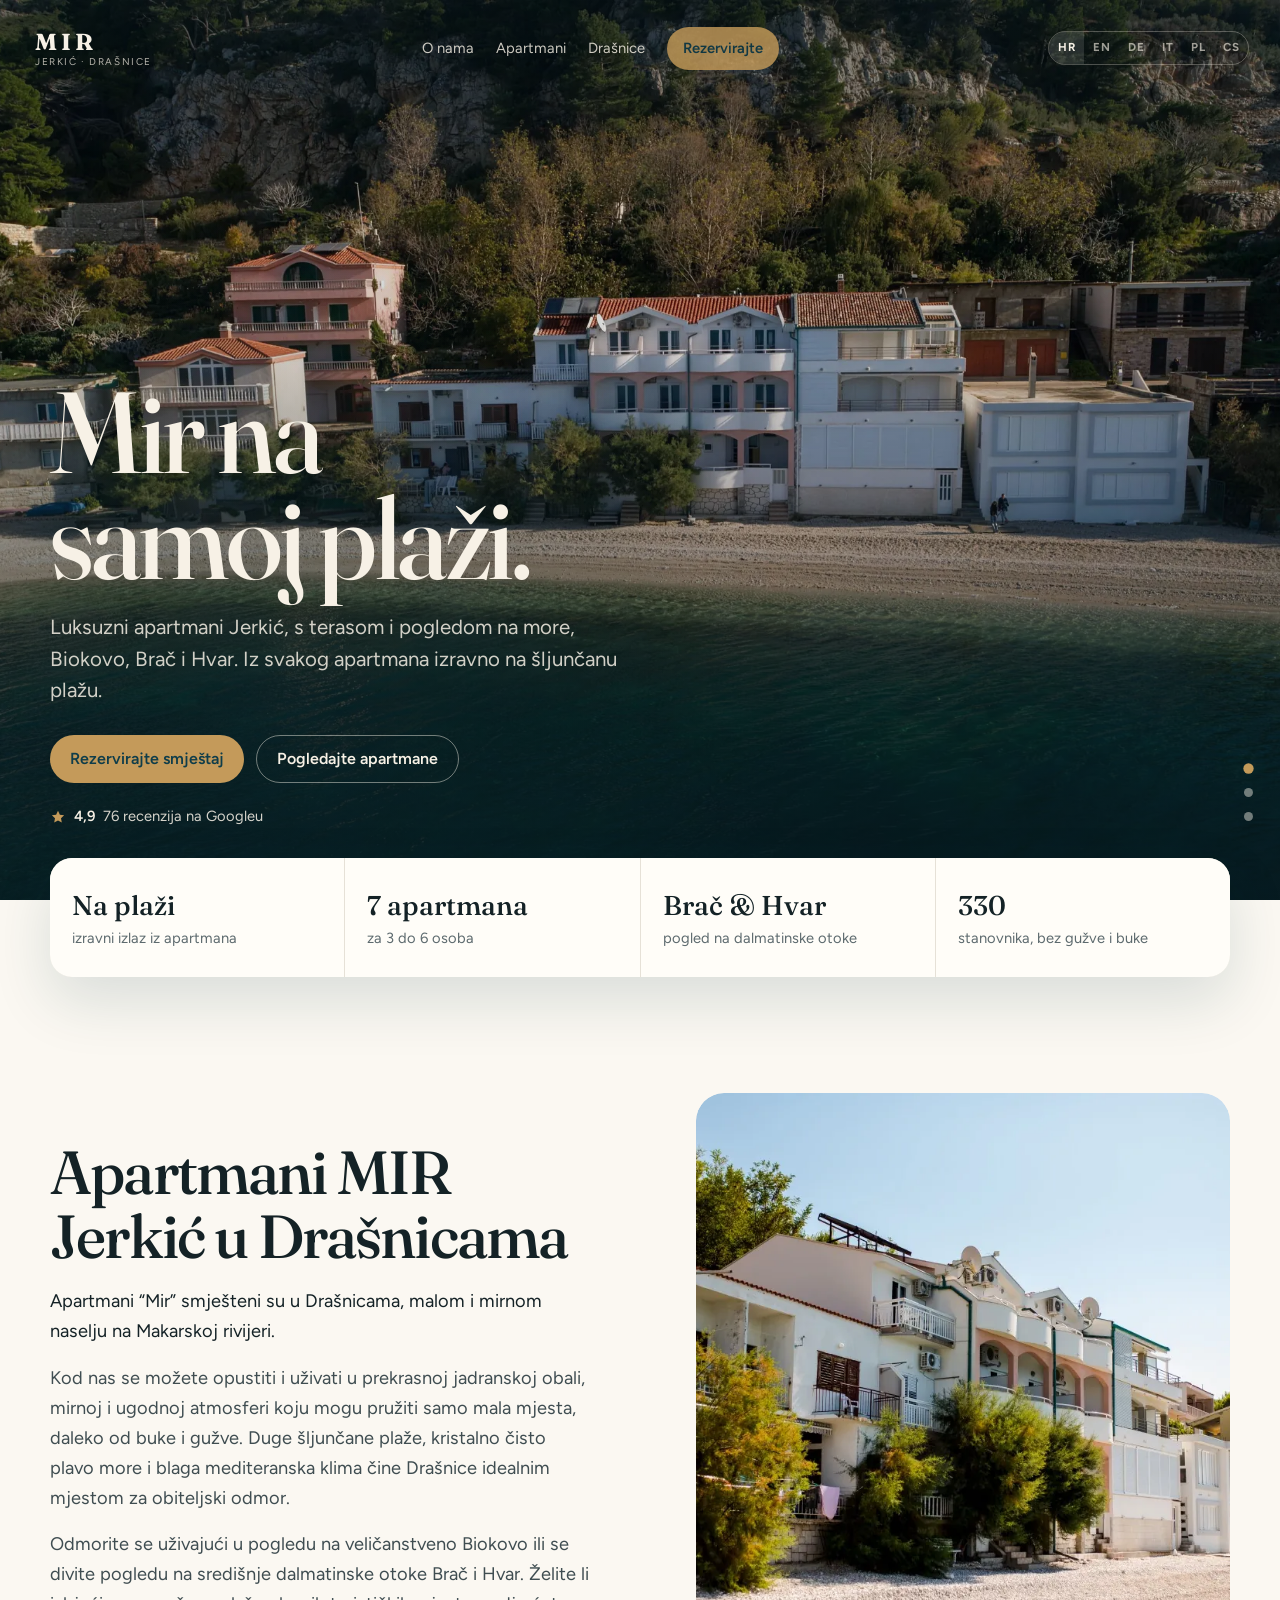
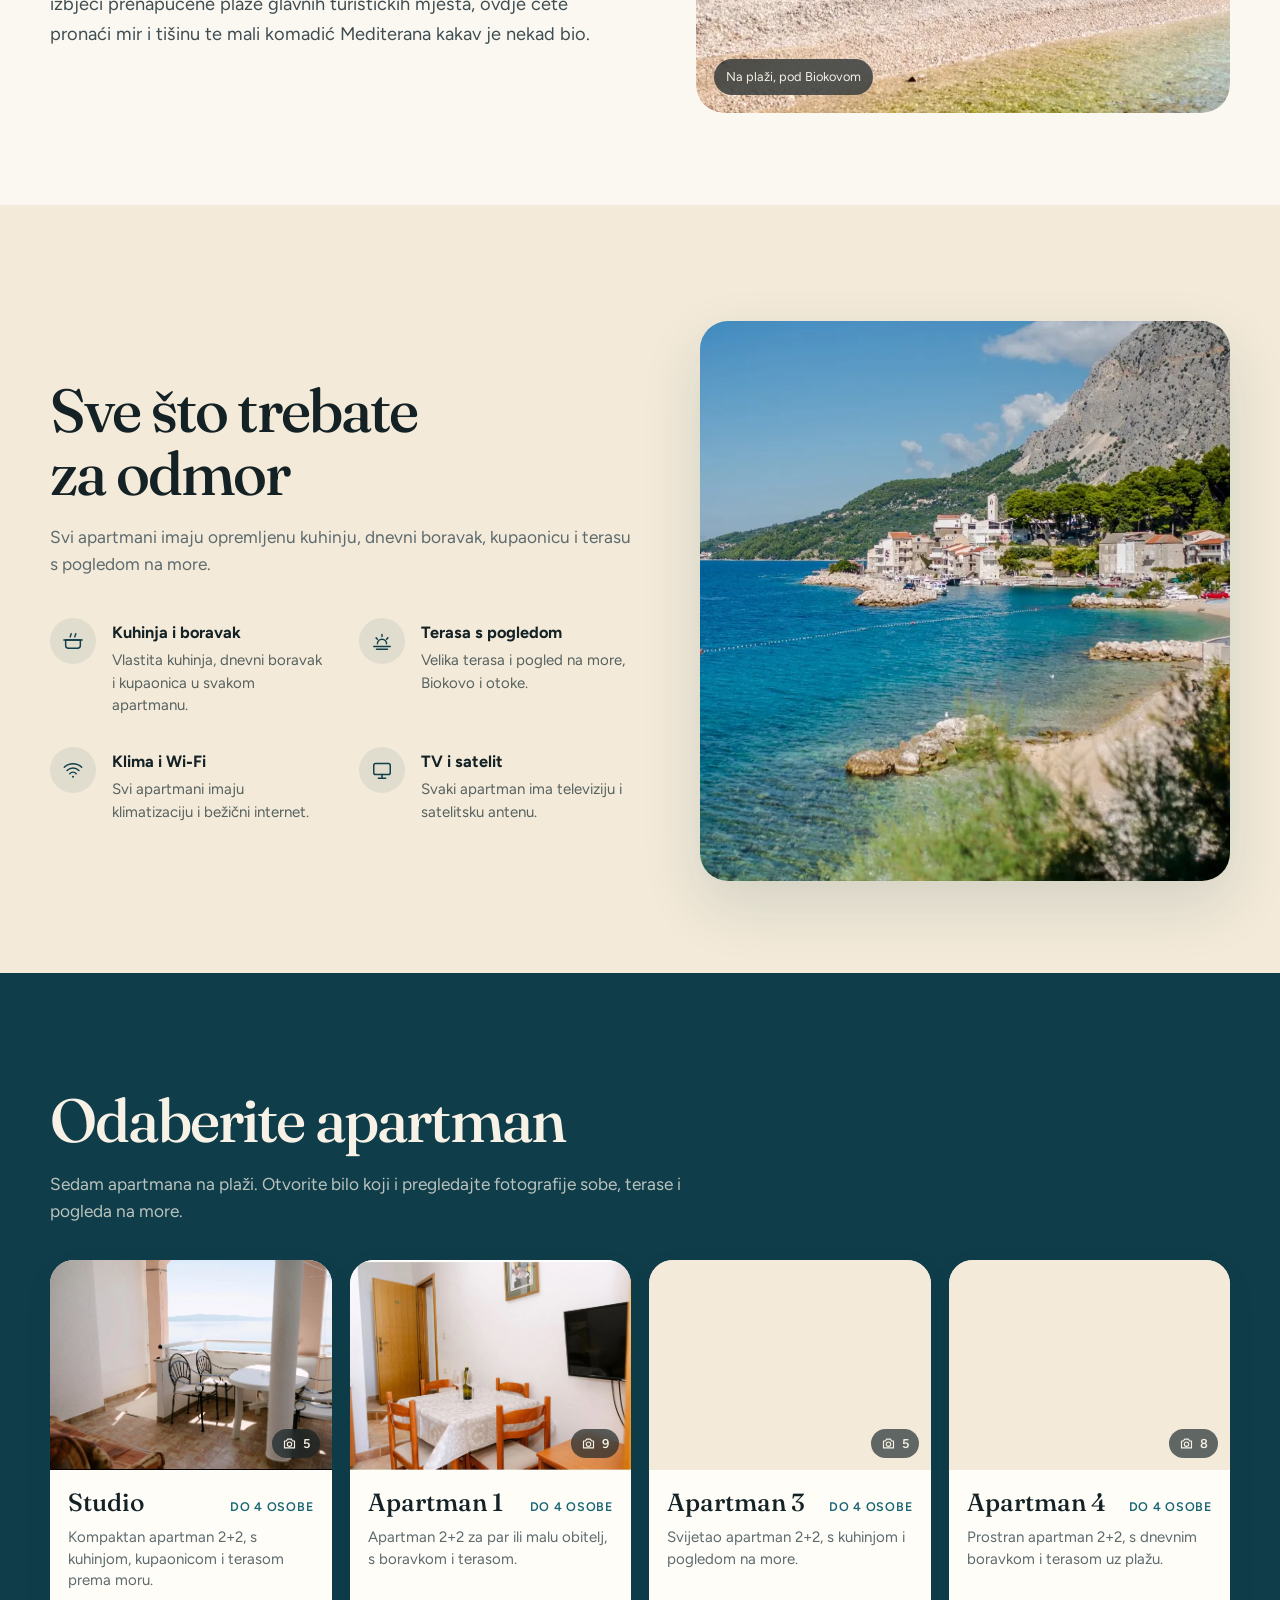
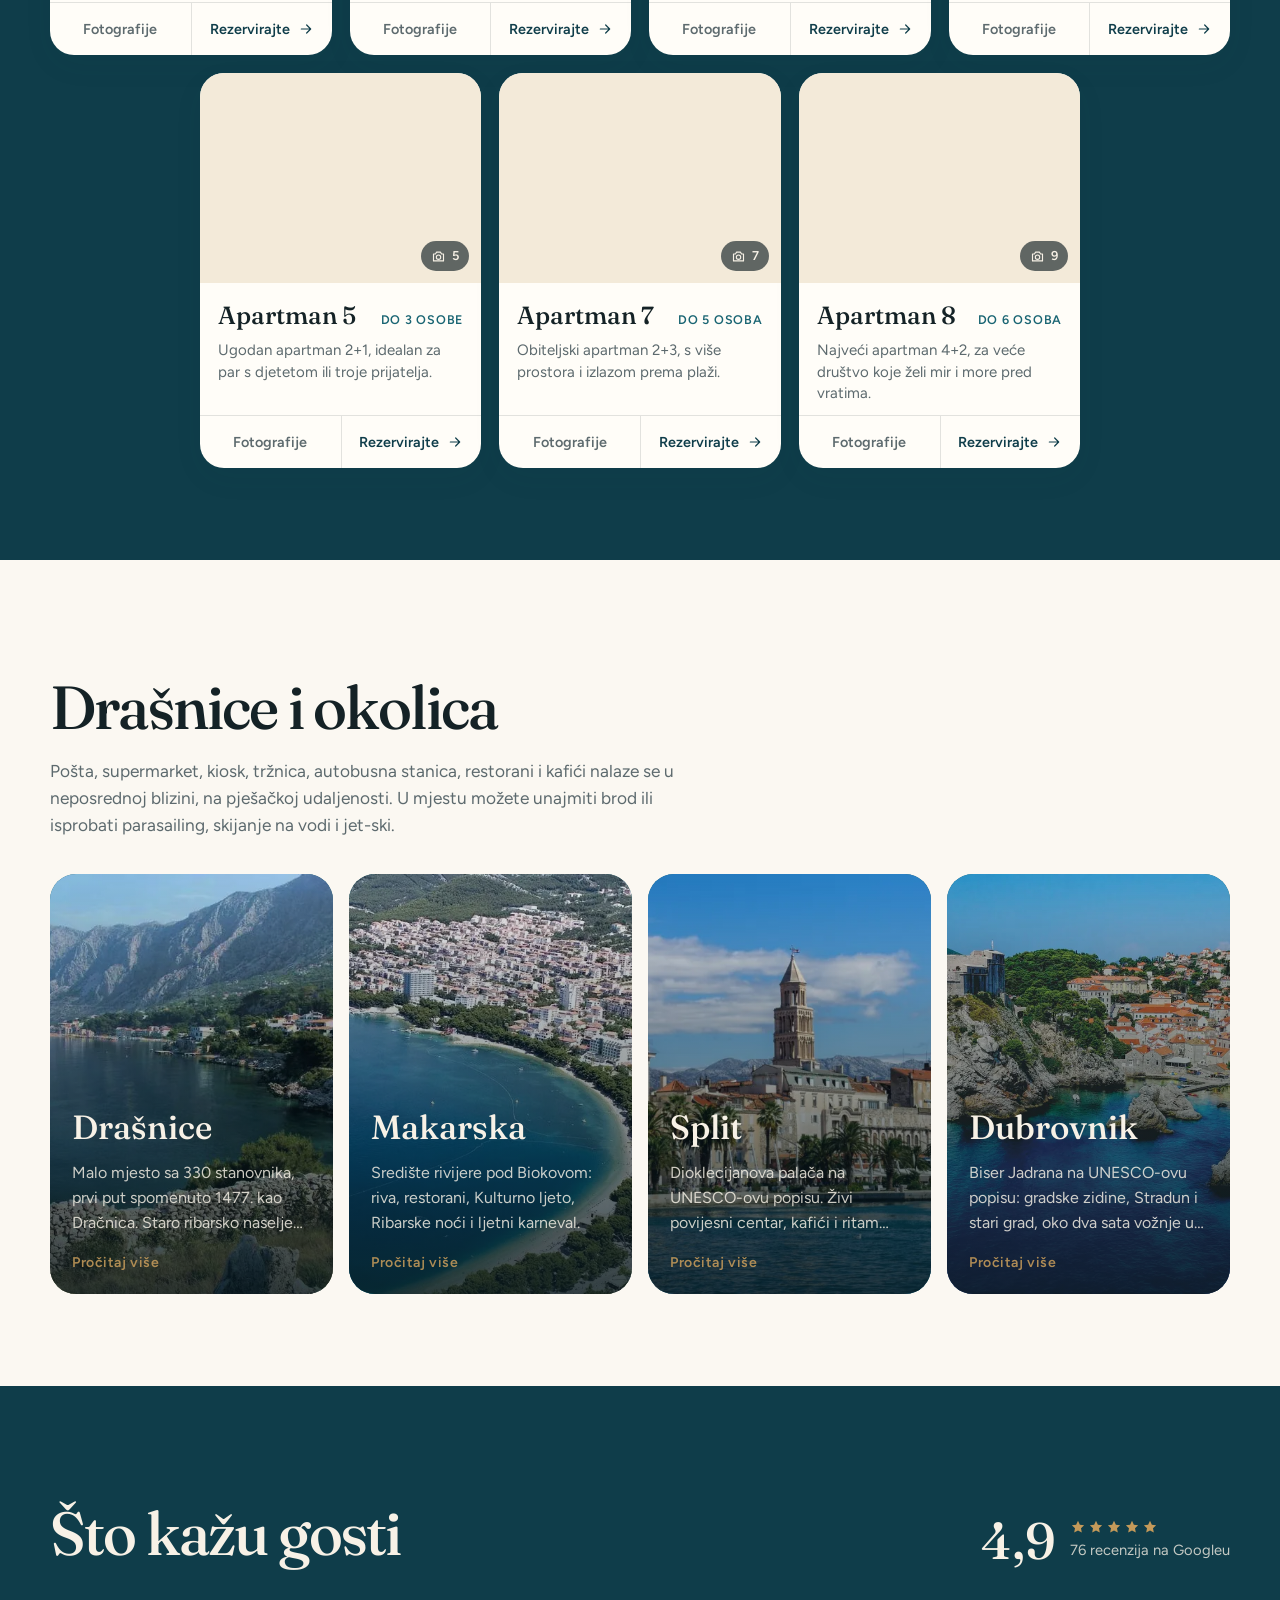
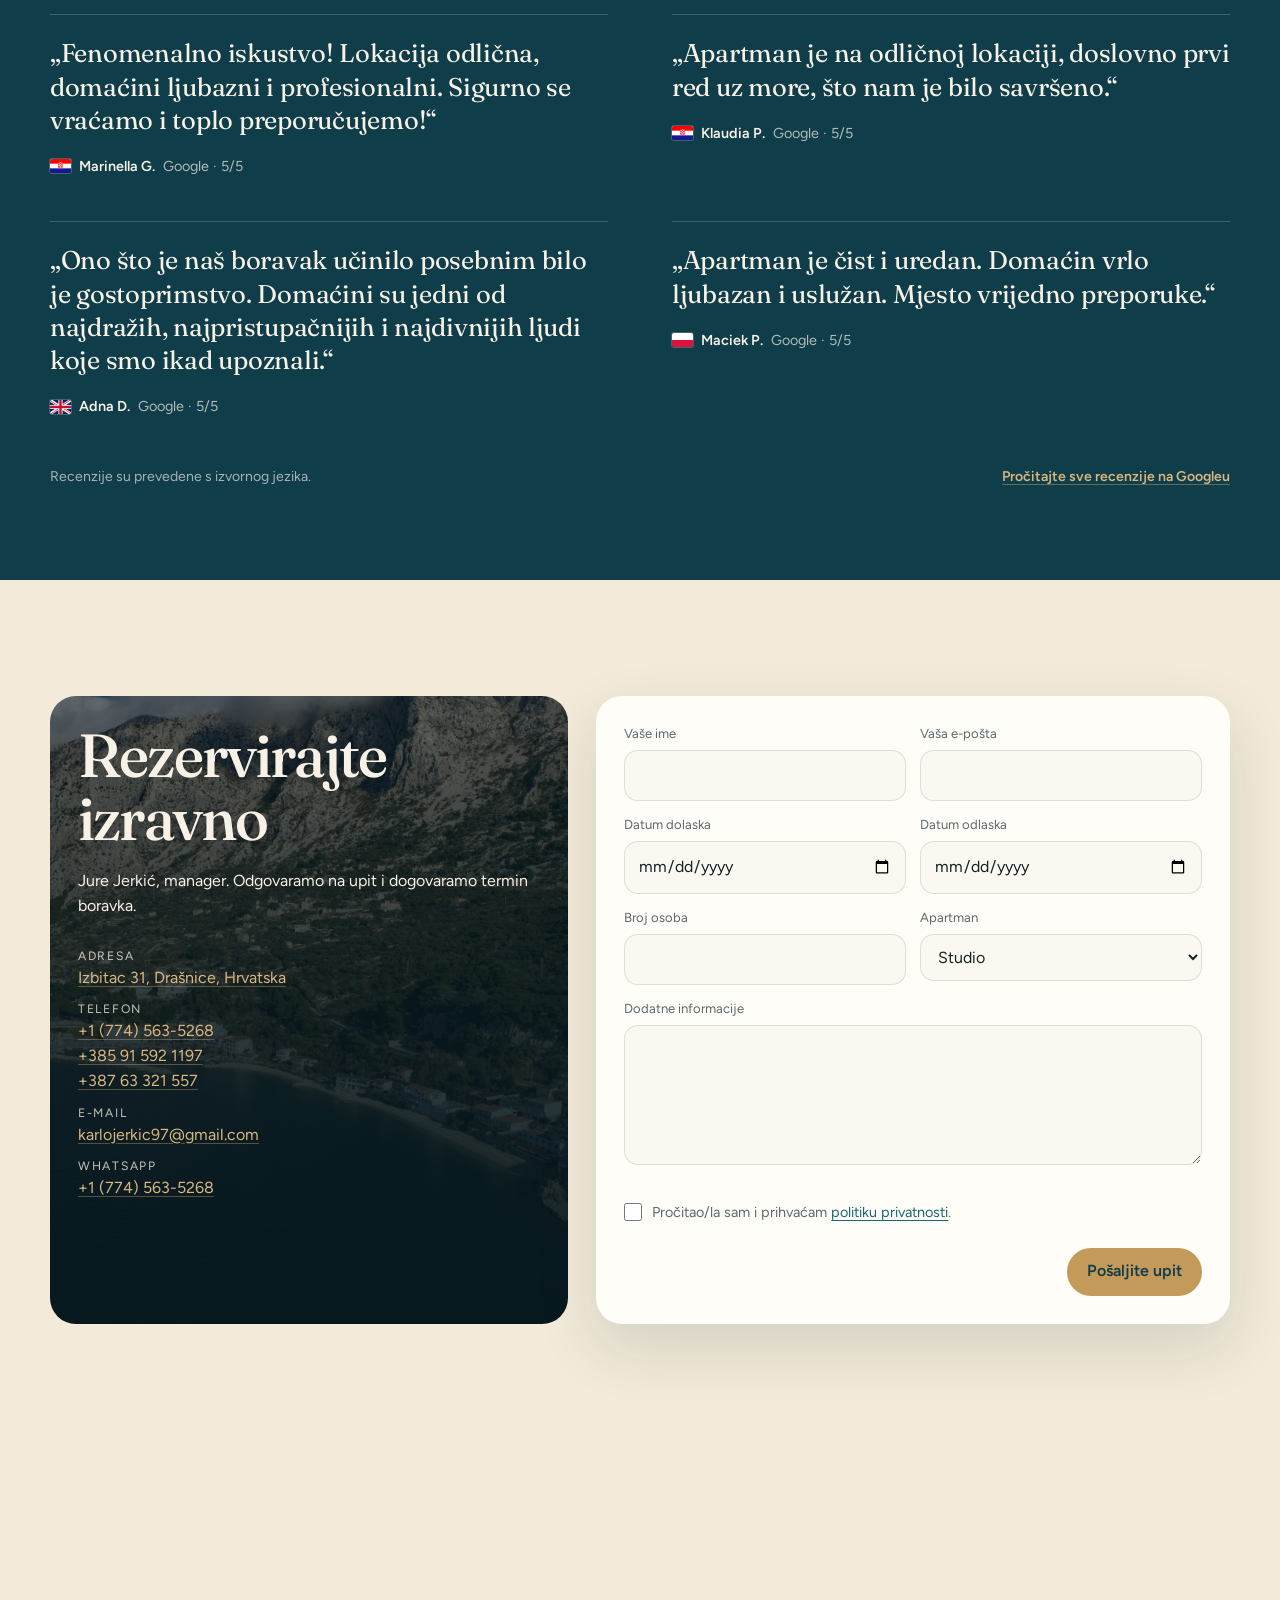
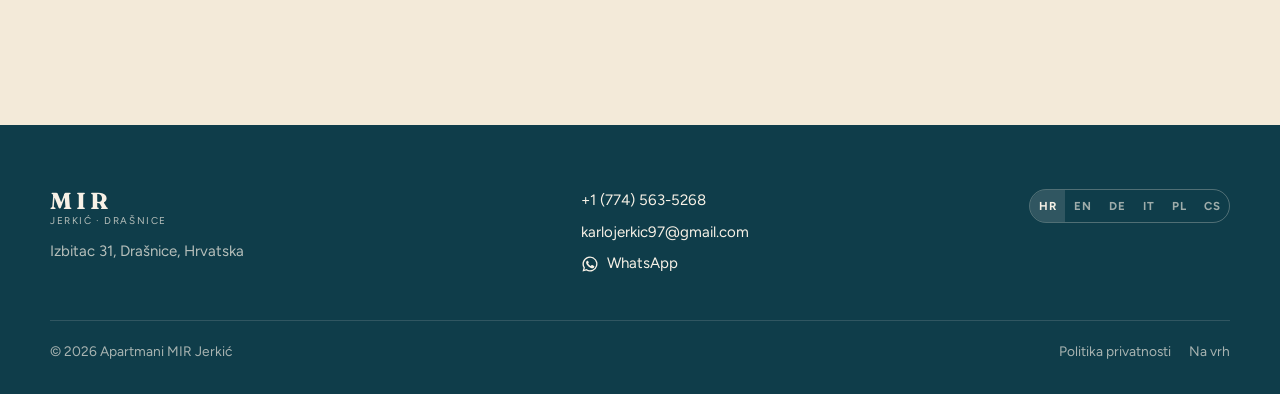
<file: index.html>
<!DOCTYPE html>
<html lang="hr">
  <head>
    <meta charset="UTF-8" />
    <meta name="viewport" content="width=device-width, initial-scale=1.0" />
    <title>Apartmani Drašnice | MIR Jerkić na plaži – Makarska rivijera</title>
    <meta
      name="description"
      content="Apartmani Drašnice na samoj plaži: MIR Jerkić, Izbitac 31. Studio i obiteljski apartmani s terasom, klimom i Wi‑Fi. Pogled na more, Biokovo, Brač i Hvar. Rezervacija izravno."
    />
    <meta name="author" content="Apartmani MIR Jerkić" />
    <meta name="robots" content="index, follow, max-image-preview:large, max-snippet:-1, max-video-preview:-1" />
    <meta name="googlebot" content="index, follow" />
    <meta name="theme-color" content="#0f3d4a" />
    <meta name="geo.region" content="HR-17" />
    <meta name="geo.placename" content="Drašnice" />
    <meta name="geo.position" content="43.2047;17.1178" />
    <meta name="ICBM" content="43.2047, 17.1178" />
    <link rel="canonical" id="canonical" href="https://apartmani-mir.com/" />
    <link rel="alternate" hreflang="hr" href="https://apartmani-mir.com/" />
    <link rel="alternate" hreflang="en" href="https://apartmani-mir.com/?lang=en" />
    <link rel="alternate" hreflang="de" href="https://apartmani-mir.com/?lang=de" />
    <link rel="alternate" hreflang="it" href="https://apartmani-mir.com/?lang=it" />
    <link rel="alternate" hreflang="pl" href="https://apartmani-mir.com/?lang=pl" />
    <link rel="alternate" hreflang="cs" href="https://apartmani-mir.com/?lang=cs" />
    <link rel="alternate" hreflang="x-default" href="https://apartmani-mir.com/" />
    <meta property="og:type" content="website" />
    <meta property="og:locale" content="hr_HR" id="ogLocale" />
    <meta property="og:locale:alternate" content="en_US" />
    <meta property="og:locale:alternate" content="de_DE" />
    <meta property="og:locale:alternate" content="it_IT" />
    <meta property="og:locale:alternate" content="pl_PL" />
    <meta property="og:locale:alternate" content="cs_CZ" />
    <meta property="og:url" content="https://apartmani-mir.com/" id="ogUrl" />
    <meta property="og:site_name" content="Apartmani MIR Jerkić" />
    <meta property="og:title" content="Apartmani Drašnice | MIR Jerkić na plaži" id="ogTitle" />
    <meta
      property="og:description"
      id="ogDesc"
      content="Apartmani na plaži u Drašnicama, Makarska rivijera. Terasa, more, Biokovo. Rezervacija izravno kod obitelji Jerkić."
    />
    <meta property="og:image" content="https://apartmani-mir.com/img/og.jpg" />
    <meta property="og:image:type" content="image/jpeg" />
    <meta property="og:image:width" content="1200" />
    <meta property="og:image:height" content="630" />
    <meta property="og:image:alt" content="Apartmani MIR Jerkić na plaži u Drašnicama" />
    <meta name="twitter:card" content="summary_large_image" />
    <meta name="twitter:title" content="Apartmani Drašnice | MIR Jerkić na plaži" id="twTitle" />
    <meta
      name="twitter:description"
      id="twDesc"
      content="Apartmani na plaži u Drašnicama, Makarska rivijera. Terasa, more, Biokovo. Rezervacija izravno."
    />
    <meta name="twitter:image" content="https://apartmani-mir.com/img/og.jpg" />
    <link rel="icon" href="favicon.svg" type="image/svg+xml" />
    <link rel="icon" href="img/favicon-32.png" type="image/png" sizes="32x32" />
    <link rel="apple-touch-icon" href="img/apple-touch-icon.png" sizes="180x180" />
    <link rel="sitemap" type="application/xml" href="https://apartmani-mir.com/sitemap.xml" />
    <link rel="preload" as="image" href="img/hero/DJI_0002-1920.webp" imagesrcset="img/hero/DJI_0002-1280.webp 1280w, img/hero/DJI_0002-1920.webp 1920w, img/hero/DJI_0002-2880.webp 2880w" imagesizes="(max-aspect-ratio: 3/2) 150vh, 100vw" type="image/webp" fetchpriority="high" />
    <script type="application/ld+json">
      {
        "@context": "https://schema.org",
        "@graph": [
          {
            "@type": "LodgingBusiness",
            "@id": "https://apartmani-mir.com/#business",
            "name": "Apartmani MIR Jerkić",
            "alternateName": ["Apartmani Mir Drašnice", "Apartmani Drašnice Jerkić", "Apartmani Drašnice"],
            "description": "Luksuzni apartmani na samoj plaži u Drašnicama na Makarskoj rivijeri. Terasa, klima, Wi-Fi i izravni izlaz na more.",
            "url": "https://apartmani-mir.com/",
            "image": [
              "https://apartmani-mir.com/img/og.jpg",
              "https://apartmani-mir.com/img/DJI_0002.webp",
              "https://apartmani-mir.com/img/DSC_5965.webp"
            ],
            "logo": "https://apartmani-mir.com/img/aparmani-mir-logo.webp",
            "telephone": ["+17745635268", "+385915921197", "+38763321557"],
            "email": "karlojerkic97@gmail.com",
            "priceRange": "€€",
            "currenciesAccepted": "EUR",
            "address": {
              "@type": "PostalAddress",
              "streetAddress": "Izbitac 31",
              "addressLocality": "Drašnice",
              "postalCode": "21328",
              "addressRegion": "Splitsko-dalmatinska županija",
              "addressCountry": "HR"
            },
            "geo": {
              "@type": "GeoCoordinates",
              "latitude": 43.2047,
              "longitude": 17.1178
            },
            "hasMap": "https://maps.google.com/?q=Izbitac+31+Drasnice",
            "areaServed": {
              "@type": "Place",
              "name": "Makarska Riviera"
            },
            "amenityFeature": [
              { "@type": "LocationFeatureSpecification", "name": "Beachfront", "value": true },
              { "@type": "LocationFeatureSpecification", "name": "Sea view terrace", "value": true },
              { "@type": "LocationFeatureSpecification", "name": "Air conditioning", "value": true },
              { "@type": "LocationFeatureSpecification", "name": "WiFi", "value": true },
              { "@type": "LocationFeatureSpecification", "name": "Kitchen", "value": true },
              { "@type": "LocationFeatureSpecification", "name": "Satellite TV", "value": true }
            ],
            "numberOfRooms": 7,
            "containsPlace": [
              { "@type": "Accommodation", "name": "Studio", "occupancy": { "@type": "QuantitativeValue", "maxValue": 4 } },
              { "@type": "Accommodation", "name": "Apartman 1", "occupancy": { "@type": "QuantitativeValue", "maxValue": 4 } },
              { "@type": "Accommodation", "name": "Apartman 3", "occupancy": { "@type": "QuantitativeValue", "maxValue": 4 } },
              { "@type": "Accommodation", "name": "Apartman 4", "occupancy": { "@type": "QuantitativeValue", "maxValue": 4 } },
              { "@type": "Accommodation", "name": "Apartman 5", "occupancy": { "@type": "QuantitativeValue", "maxValue": 3 } },
              { "@type": "Accommodation", "name": "Apartman 7", "occupancy": { "@type": "QuantitativeValue", "maxValue": 5 } },
              { "@type": "Accommodation", "name": "Apartman 8", "occupancy": { "@type": "QuantitativeValue", "maxValue": 6 } }
            ]
          },
          {
            "@type": "WebSite",
            "@id": "https://apartmani-mir.com/#website",
            "url": "https://apartmani-mir.com/",
            "name": "Apartmani Drašnice MIR Jerkić",
            "description": "Službena stranica apartmana MIR Jerkić u Drašnicama.",
            "publisher": { "@id": "https://apartmani-mir.com/#business" },
            "inLanguage": ["hr", "en", "de", "it", "pl", "cs"],
            "potentialAction": {
              "@type": "ReserveAction",
              "target": "https://apartmani-mir.com/#kontakt"
            }
          },
          {
            "@type": "WebPage",
            "@id": "https://apartmani-mir.com/#webpage",
            "url": "https://apartmani-mir.com/",
            "name": "Apartmani Drašnice | MIR Jerkić na plaži",
            "isPartOf": { "@id": "https://apartmani-mir.com/#website" },
            "about": { "@id": "https://apartmani-mir.com/#business" },
            "primaryImageOfPage": {
              "@type": "ImageObject",
              "url": "https://apartmani-mir.com/img/og.jpg",
              "width": 1200,
              "height": 630
            },
            "inLanguage": ["hr", "en", "de", "it", "pl", "cs"]
          },
          {
            "@type": "BreadcrumbList",
            "@id": "https://apartmani-mir.com/#breadcrumb",
            "itemListElement": [
              { "@type": "ListItem", "position": 1, "name": "Naslovnica", "item": "https://apartmani-mir.com/" },
              { "@type": "ListItem", "position": 2, "name": "Apartmani", "item": "https://apartmani-mir.com/#apartmani" },
              { "@type": "ListItem", "position": 3, "name": "Kontakt", "item": "https://apartmani-mir.com/#kontakt" }
            ]
          }
        ]
      }
    </script>
    <link rel="preconnect" href="https://fonts.googleapis.com" />
    <link rel="preconnect" href="https://fonts.gstatic.com" crossorigin />
    <link
      href="https://fonts.googleapis.com/css2?family=Figtree:wght@400;500;600;700&family=Fraunces:ital,opsz,wght@0,9..144,500;0,9..144,600;1,9..144,500&display=swap"
      rel="stylesheet"
    />
    <link rel="stylesheet" href="css/styles.css?v=20261123" />
  </head>
  <body>
    <a class="skip" href="#o-nama" data-i18n="skip">Preskoči na sadržaj</a>

    <header class="nav" id="nav">
      <a class="brand" href="#top">
        <strong>MIR</strong>
        <span>Jerkić · Drašnice</span>
      </a>
      <nav>
        <ul class="nav__links" id="navLinks">
          <li><a href="#o-nama" data-i18n="nav.about">O nama</a></li>
          <li><a href="#apartmani" data-i18n="nav.apartments">Apartmani</a></li>
          <li><a href="#drasnice" data-i18n="nav.place">Drašnice</a></li>
          <li><a class="nav__cta" href="#kontakt" data-i18n="nav.book">Rezervirajte</a></li>
        </ul>
      </nav>
      <div class="nav__tools">
        <div class="lang" role="group" aria-label="Language">
          <button type="button" data-lang="hr" class="is-active" lang="hr">HR</button>
          <button type="button" data-lang="en" lang="en">EN</button>
          <button type="button" data-lang="de" lang="de">DE</button>
          <button type="button" data-lang="it" lang="it">IT</button>
          <button type="button" data-lang="pl" lang="pl">PL</button>
          <button type="button" data-lang="cs" lang="cs">CS</button>
        </div>
        <button class="menu-btn" type="button" id="menuBtn" aria-label="Izbornik" aria-expanded="false" aria-controls="navLinks" data-i18n-aria="nav.menu"><svg viewBox="0 0 24 24" width="20" height="20" fill="none" stroke="currentColor" stroke-width="1.75" stroke-linecap="round" stroke-linejoin="round" aria-hidden="true" focusable="false"><path d="M4 7h16M4 12h16M4 17h16"/></svg></button>
      </div>
    </header>

    <main id="top">
      <section class="hero" aria-label="Naslovnica">
        <div class="hero__slides">
          <div class="hero__slide is-active">
            <img
              src="img/hero/DJI_0002-1920.webp"
              srcset="img/hero/DJI_0002-1280.webp 1280w, img/hero/DJI_0002-1920.webp 1920w, img/hero/DJI_0002-2880.webp 2880w"
              sizes="(max-aspect-ratio: 3/2) 150vh, 100vw"
              alt="Apartmani Drašnice MIR Jerkić na plaži, Makarska rivijera"
              width="2880"
              height="1924"
              fetchpriority="high"
              decoding="async"
            />
          </div>
          <div class="hero__slide">
            <img
              src="img/hero/DJI_0021-1920.webp"
              srcset="img/hero/DJI_0021-1280.webp 1280w, img/hero/DJI_0021-1920.webp 1920w, img/hero/DJI_0021-2880.webp 2880w"
              sizes="(max-aspect-ratio: 3/2) 150vh, 100vw"
              alt="Drašnice pod Biokovom i Jadransko more"
              width="2880"
              height="1924"
              loading="lazy"
              decoding="async"
            />
          </div>
          <div class="hero__slide">
            <img
              src="img/hero/DSC_5588-1920.webp"
              srcset="img/hero/DSC_5588-1280.webp 1280w, img/hero/DSC_5588-1920.webp 1920w, img/hero/DSC_5588-2880.webp 2880w"
              sizes="(max-aspect-ratio: 3/2) 150vh, 100vw"
              alt="Pogled s terase apartmana MIR na Drašnice i more"
              width="2880"
              height="1924"
              loading="lazy"
              decoding="async"
            />
          </div>
        </div>
        <div class="hero__shade"></div>
        <div class="hero__copy wrap">
          <h1 data-i18n="hero.title">Mir na samoj plaži.</h1>
          <p class="hero__lead" data-i18n="hero.lead">
            Luksuzni apartmani Jerkić, s terasom i pogledom na more, Biokovo, Brač i Hvar. Iz svakog apartmana izravno na šljunčanu plažu.
          </p>
          <div class="hero__actions">
            <a class="btn" href="#kontakt" data-i18n="hero.cta">Rezervirajte smještaj</a>
            <a class="btn btn--ghost" href="#apartmani" data-i18n="hero.gallery">Pogledajte apartmane</a>
          </div>
          <a class="hero__rating" href="#recenzije">
            <span class="hero__star"><svg viewBox="0 0 24 24" width="16" height="16" fill="currentColor" aria-hidden="true" focusable="false"><path d="M12 2.8l2.8 5.9 6.4.8-4.7 4.4 1.2 6.4L12 17.2l-5.7 3.1 1.2-6.4-4.7-4.4 6.4-.8z"/></svg></span>
            <strong data-i18n="rev.score">4,9</strong>
            <span data-i18n="rev.count">76 recenzija na Googleu</span>
          </a>
        </div>
        <div class="hero__dots" id="heroDots"></div>
      </section>

      <ul class="facts wrap">
        <li>
          <strong data-i18n="fact.beach.v">Na plaži</strong>
          <span data-i18n="fact.beach.l">izravni izlaz iz apartmana</span>
        </li>
        <li>
          <strong data-i18n="fact.apts.v">7 apartmana</strong>
          <span data-i18n="fact.apts.l">za 3 do 6 osoba</span>
        </li>
        <li>
          <strong data-i18n="fact.islands.v">Brač & Hvar</strong>
          <span data-i18n="fact.islands.l">pogled na dalmatinske otoke</span>
        </li>
        <li>
          <strong>330</strong>
          <span data-i18n="fact.quiet.l">stanovnika, bez gužve i buke</span>
        </li>
      </ul>

      <section class="section" id="o-nama">
        <div class="wrap split">
          <div>
            <h2 data-i18n="about.title">Apartmani MIR Jerkić u Drašnicama</h2>
            <div class="prose prose--lead">
              <p data-i18n="about.p1">
                Apartmani “Mir” smješteni su u Drašnicama, malom i mirnom naselju na Makarskoj rivijeri.
              </p>
              <p data-i18n="about.p3">
                Kod nas se možete opustiti i uživati u prekrasnoj jadranskoj obali, mirnoj i ugodnoj atmosferi koju mogu pružiti samo mala mjesta, daleko od buke i gužve. Duge šljunčane plaže, kristalno čisto plavo more i blaga mediteranska klima čine Drašnice idealnim mjestom za obiteljski odmor.
              </p>
              <p data-i18n="about.p4">
                Odmorite se uživajući u pogledu na veličanstveno Biokovo ili se divite pogledu na središnje dalmatinske otoke Brač i Hvar. Želite li izbjeći prenapučene plaže glavnih turističkih mjesta, ovdje ćete pronaći mir i tišinu te mali komadić Mediterana kakav je nekad bio.
              </p>
            </div>
          </div>
          <figure class="photo">
            <img
              src="img/DSC_5931.webp"
              alt="Apartmani MIR Jerkić uz šljunčanu plažu u Drašnicama"
              width="1200"
              height="801"
              loading="lazy"
              decoding="async"
            />
            <figcaption data-i18n="about.cap">Na plaži, pod Biokovom</figcaption>
          </figure>
        </div>
      </section>

      <section class="section section--sand">
        <div class="wrap amen">
          <div class="amen__copy">
            <h2 data-i18n="amen.title">Sve što trebate za odmor</h2>
            <p class="lede" data-i18n="amen.lead">
            Svi apartmani imaju opremljenu kuhinju, dnevni boravak, kupaonicu i terasu s pogledom na more.
          </p>
            <ul class="amenities">
              <li class="amenity reveal">
                <span class="amenity__icon"><svg viewBox="0 0 24 24" width="22" height="22" fill="none" stroke="currentColor" stroke-width="1.6" stroke-linecap="round" stroke-linejoin="round" aria-hidden="true" focusable="false"><path d="M4 11h16v6a3 3 0 0 1-3 3H7a3 3 0 0 1-3-3v-6z"/><path d="M2 11h20M9 7.5c0-1.5 1-2 1-3.5M14 7.5c0-1.5 1-2 1-3.5"/></svg></span>
                <div>
                  <strong data-i18n="amen.1.t">Kuhinja i boravak</strong>
                  <p data-i18n="amen.1.d">Vlastita kuhinja, dnevni boravak i kupaonica u svakom apartmanu.</p>
                </div>
              </li>
              <li class="amenity reveal">
                <span class="amenity__icon"><svg viewBox="0 0 24 24" width="22" height="22" fill="none" stroke="currentColor" stroke-width="1.6" stroke-linecap="round" stroke-linejoin="round" aria-hidden="true" focusable="false"><path d="M3 18h18M6 21h12"/><path d="M7 15a5 5 0 0 1 10 0"/><path d="M12 5v2M5.6 8.6 7 10M18.4 8.6 17 10"/></svg></span>
                <div>
                  <strong data-i18n="amen.2.t">Terasa s pogledom</strong>
                  <p data-i18n="amen.2.d">Velika terasa i pogled na more, Biokovo i otoke.</p>
                </div>
              </li>
              <li class="amenity reveal">
                <span class="amenity__icon"><svg viewBox="0 0 24 24" width="22" height="22" fill="none" stroke="currentColor" stroke-width="1.6" stroke-linecap="round" stroke-linejoin="round" aria-hidden="true" focusable="false"><path d="M2.5 9a14 14 0 0 1 19 0M5.5 12.5a9.5 9.5 0 0 1 13 0M8.5 16a5 5 0 0 1 7 0"/><circle cx="12" cy="19.3" r="1.1" fill="currentColor" stroke="none"/></svg></span>
                <div>
                  <strong data-i18n="amen.3.t">Klima i Wi‑Fi</strong>
                  <p data-i18n="amen.3.d">Svi apartmani imaju klimatizaciju i bežični internet.</p>
                </div>
              </li>
              <li class="amenity reveal">
                <span class="amenity__icon"><svg viewBox="0 0 24 24" width="22" height="22" fill="none" stroke="currentColor" stroke-width="1.6" stroke-linecap="round" stroke-linejoin="round" aria-hidden="true" focusable="false"><rect x="3" y="5" width="18" height="12" rx="2"/><path d="M8 21h8M12 17v4"/></svg></span>
                <div>
                  <strong data-i18n="amen.4.t">TV i satelit</strong>
                  <p data-i18n="amen.4.d">Svaki apartman ima televiziju i satelitsku antenu.</p>
                </div>
              </li>
            </ul>
          </div>
          <figure class="amen__photo">
            <img
              src="img/DSC_5628.webp"
              alt="Pogled s terase na uvalu Drašnice i Biokovo"
              width="1200"
              height="800"
              loading="lazy"
              decoding="async"
            />
          </figure>
        </div>
      </section>

      <section class="section section--sea" id="apartmani">
        <div class="wrap">
          <h2 data-i18n="apt.title">Odaberite apartman</h2>
          <p class="lede" data-i18n="apt.lead">
            Sedam apartmana na plaži. Otvorite bilo koji i pregledajte fotografije sobe, terase i pogleda na more.
          </p>
          <div class="cards" id="roomCards">
            <article class="card reveal">
              <button type="button" class="card__media" data-room="studio">
                <img src="img/apartments/studio/04.webp" alt="Studio apartman MIR Drašnice" width="1320" height="869" loading="lazy" decoding="async" />
                <span class="card__count"><svg viewBox="0 0 24 24" width="15" height="15" fill="none" stroke="currentColor" stroke-width="1.8" stroke-linecap="round" stroke-linejoin="round" aria-hidden="true" focusable="false"><path d="M4 8h3l2-3h6l2 3h3v11H4z"/><circle cx="12" cy="13" r="3.5"/></svg>5</span>
              </button>
              <div class="card__body">
                <div class="card__top">
                  <h3 data-i18n="room.studio.name">Studio</h3>
                  <span data-i18n="apt.4">do 4 osobe</span>
                </div>
                <p data-i18n="room.studio.d">Kompaktan apartman 2+2, s kuhinjom, kupaonicom i terasom prema moru.</p>
                <div class="card__actions">
                  <button type="button" class="card__link" data-room="studio" data-i18n="apt.photosShort">Fotografije</button>
                  <button type="button" class="card__book" data-book="studio"><span data-i18n="nav.book">Rezervirajte</span><svg viewBox="0 0 24 24" width="16" height="16" fill="none" stroke="currentColor" stroke-width="1.8" stroke-linecap="round" stroke-linejoin="round" aria-hidden="true" focusable="false"><path d="M5 12h14M13 6l6 6-6 6"/></svg></button>
                </div>
              </div>
            </article>
            <article class="card reveal">
              <button type="button" class="card__media" data-room="a1">
                <img src="img/apartments/a1/04.webp" alt="Apartman 1 MIR Drašnice" width="1320" height="869" loading="lazy" decoding="async" />
                <span class="card__count"><svg viewBox="0 0 24 24" width="15" height="15" fill="none" stroke="currentColor" stroke-width="1.8" stroke-linecap="round" stroke-linejoin="round" aria-hidden="true" focusable="false"><path d="M4 8h3l2-3h6l2 3h3v11H4z"/><circle cx="12" cy="13" r="3.5"/></svg>9</span>
              </button>
              <div class="card__body">
                <div class="card__top">
                  <h3 data-i18n="room.a1.name">Apartman 1</h3>
                  <span data-i18n="apt.4">do 4 osobe</span>
                </div>
                <p data-i18n="room.a1.d">Apartman 2+2 za par ili malu obitelj, s boravkom i terasom.</p>
                <div class="card__actions">
                  <button type="button" class="card__link" data-room="a1" data-i18n="apt.photosShort">Fotografije</button>
                  <button type="button" class="card__book" data-book="a1"><span data-i18n="nav.book">Rezervirajte</span><svg viewBox="0 0 24 24" width="16" height="16" fill="none" stroke="currentColor" stroke-width="1.8" stroke-linecap="round" stroke-linejoin="round" aria-hidden="true" focusable="false"><path d="M5 12h14M13 6l6 6-6 6"/></svg></button>
                </div>
              </div>
            </article>
            <article class="card reveal">
              <button type="button" class="card__media" data-room="a3">
                <img src="img/apartments/a3/01.webp" alt="Apartman 3 MIR Drašnice" width="1320" height="869" loading="lazy" decoding="async" />
                <span class="card__count"><svg viewBox="0 0 24 24" width="15" height="15" fill="none" stroke="currentColor" stroke-width="1.8" stroke-linecap="round" stroke-linejoin="round" aria-hidden="true" focusable="false"><path d="M4 8h3l2-3h6l2 3h3v11H4z"/><circle cx="12" cy="13" r="3.5"/></svg>5</span>
              </button>
              <div class="card__body">
                <div class="card__top">
                  <h3 data-i18n="room.a3.name">Apartman 3</h3>
                  <span data-i18n="apt.4">do 4 osobe</span>
                </div>
                <p data-i18n="room.a3.d">Svijetao apartman 2+2, s kuhinjom i pogledom na more.</p>
                <div class="card__actions">
                  <button type="button" class="card__link" data-room="a3" data-i18n="apt.photosShort">Fotografije</button>
                  <button type="button" class="card__book" data-book="a3"><span data-i18n="nav.book">Rezervirajte</span><svg viewBox="0 0 24 24" width="16" height="16" fill="none" stroke="currentColor" stroke-width="1.8" stroke-linecap="round" stroke-linejoin="round" aria-hidden="true" focusable="false"><path d="M5 12h14M13 6l6 6-6 6"/></svg></button>
                </div>
              </div>
            </article>
            <article class="card reveal">
              <button type="button" class="card__media" data-room="a4">
                <img src="img/apartments/a4/07.webp" alt="Apartman 4 MIR Drašnice" width="1320" height="869" loading="lazy" decoding="async" />
                <span class="card__count"><svg viewBox="0 0 24 24" width="15" height="15" fill="none" stroke="currentColor" stroke-width="1.8" stroke-linecap="round" stroke-linejoin="round" aria-hidden="true" focusable="false"><path d="M4 8h3l2-3h6l2 3h3v11H4z"/><circle cx="12" cy="13" r="3.5"/></svg>8</span>
              </button>
              <div class="card__body">
                <div class="card__top">
                  <h3 data-i18n="room.a4.name">Apartman 4</h3>
                  <span data-i18n="apt.4">do 4 osobe</span>
                </div>
                <p data-i18n="room.a4.d">Prostran apartman 2+2, s dnevnim boravkom i terasom uz plažu.</p>
                <div class="card__actions">
                  <button type="button" class="card__link" data-room="a4" data-i18n="apt.photosShort">Fotografije</button>
                  <button type="button" class="card__book" data-book="a4"><span data-i18n="nav.book">Rezervirajte</span><svg viewBox="0 0 24 24" width="16" height="16" fill="none" stroke="currentColor" stroke-width="1.8" stroke-linecap="round" stroke-linejoin="round" aria-hidden="true" focusable="false"><path d="M5 12h14M13 6l6 6-6 6"/></svg></button>
                </div>
              </div>
            </article>
            <article class="card reveal">
              <button type="button" class="card__media" data-room="a5">
                <img src="img/apartments/a5/04.webp" alt="Apartman 5 MIR Drašnice" width="1320" height="869" loading="lazy" decoding="async" />
                <span class="card__count"><svg viewBox="0 0 24 24" width="15" height="15" fill="none" stroke="currentColor" stroke-width="1.8" stroke-linecap="round" stroke-linejoin="round" aria-hidden="true" focusable="false"><path d="M4 8h3l2-3h6l2 3h3v11H4z"/><circle cx="12" cy="13" r="3.5"/></svg>5</span>
              </button>
              <div class="card__body">
                <div class="card__top">
                  <h3 data-i18n="room.a5.name">Apartman 5</h3>
                  <span data-i18n="apt.3">do 3 osobe</span>
                </div>
                <p data-i18n="room.a5.d">Ugodan apartman 2+1, idealan za par s djetetom ili troje prijatelja.</p>
                <div class="card__actions">
                  <button type="button" class="card__link" data-room="a5" data-i18n="apt.photosShort">Fotografije</button>
                  <button type="button" class="card__book" data-book="a5"><span data-i18n="nav.book">Rezervirajte</span><svg viewBox="0 0 24 24" width="16" height="16" fill="none" stroke="currentColor" stroke-width="1.8" stroke-linecap="round" stroke-linejoin="round" aria-hidden="true" focusable="false"><path d="M5 12h14M13 6l6 6-6 6"/></svg></button>
                </div>
              </div>
            </article>
            <article class="card reveal">
              <button type="button" class="card__media" data-room="a7">
                <img src="img/apartments/a7/05.webp" alt="Apartman 7 MIR Drašnice" width="1320" height="869" loading="lazy" decoding="async" />
                <span class="card__count"><svg viewBox="0 0 24 24" width="15" height="15" fill="none" stroke="currentColor" stroke-width="1.8" stroke-linecap="round" stroke-linejoin="round" aria-hidden="true" focusable="false"><path d="M4 8h3l2-3h6l2 3h3v11H4z"/><circle cx="12" cy="13" r="3.5"/></svg>7</span>
              </button>
              <div class="card__body">
                <div class="card__top">
                  <h3 data-i18n="room.a7.name">Apartman 7</h3>
                  <span data-i18n="apt.5">do 5 osoba</span>
                </div>
                <p data-i18n="room.a7.d">Obiteljski apartman 2+3, s više prostora i izlazom prema plaži.</p>
                <div class="card__actions">
                  <button type="button" class="card__link" data-room="a7" data-i18n="apt.photosShort">Fotografije</button>
                  <button type="button" class="card__book" data-book="a7"><span data-i18n="nav.book">Rezervirajte</span><svg viewBox="0 0 24 24" width="16" height="16" fill="none" stroke="currentColor" stroke-width="1.8" stroke-linecap="round" stroke-linejoin="round" aria-hidden="true" focusable="false"><path d="M5 12h14M13 6l6 6-6 6"/></svg></button>
                </div>
              </div>
            </article>
            <article class="card reveal">
              <button type="button" class="card__media" data-room="a8">
                <img src="img/apartments/a8/07.webp" alt="Apartman 8 MIR Drašnice" width="1320" height="869" loading="lazy" decoding="async" />
                <span class="card__count"><svg viewBox="0 0 24 24" width="15" height="15" fill="none" stroke="currentColor" stroke-width="1.8" stroke-linecap="round" stroke-linejoin="round" aria-hidden="true" focusable="false"><path d="M4 8h3l2-3h6l2 3h3v11H4z"/><circle cx="12" cy="13" r="3.5"/></svg>9</span>
              </button>
              <div class="card__body">
                <div class="card__top">
                  <h3 data-i18n="room.a8.name">Apartman 8</h3>
                  <span data-i18n="apt.6">do 6 osoba</span>
                </div>
                <p data-i18n="room.a8.d">Najveći apartman 4+2, za veće društvo koje želi mir i more pred vratima.</p>
                <div class="card__actions">
                  <button type="button" class="card__link" data-room="a8" data-i18n="apt.photosShort">Fotografije</button>
                  <button type="button" class="card__book" data-book="a8"><span data-i18n="nav.book">Rezervirajte</span><svg viewBox="0 0 24 24" width="16" height="16" fill="none" stroke="currentColor" stroke-width="1.8" stroke-linecap="round" stroke-linejoin="round" aria-hidden="true" focusable="false"><path d="M5 12h14M13 6l6 6-6 6"/></svg></button>
                </div>
              </div>
            </article>
          </div>
        </div>
      </section>

      <section class="section" id="drasnice">
        <div class="wrap">
          <h2 data-i18n="place.title">Drašnice i okolica</h2>
          <p class="lede" data-i18n="place.lead">
            Pošta, supermarket, kiosk, tržnica, autobusna stanica, restorani i kafići nalaze se u neposrednoj blizini, na pješačkoj udaljenosti. U mjestu možete unajmiti brod ili isprobati parasailing, skijanje na vodi i jet-ski.
          </p>
          <div class="places">
            <button type="button" class="place reveal" data-place="drasnice">
              <img src="img/drasnice.webp" alt="Drašnice na Makarskoj rivijeri, mjesto apartmana MIR" width="800" height="600" loading="lazy" decoding="async" />
              <div class="place__shade"></div>
              <div class="place__copy">
                <h3 data-i18n="place.d.title">Drašnice</h3>
                <p data-i18n="place.d.text">
                  Malo mjesto sa 330 stanovnika, prvi put spomenuto 1477. kao Dračnica. Staro ribarsko naselje oko luke i noviji dio prema Igranima. Uz dugu plažu je izvor Izbitac. U blizini su i skrovite plaže u prirodi, a često se vide i dupini.
                </p>
                <span class="place__cta" data-i18n="place.more">Pročitaj više</span>
              </div>
            </button>
            <button type="button" class="place reveal" data-place="makarska">
              <img src="img/makarska.webp" alt="Makarska, središte Makarske rivijere" width="800" height="600" loading="lazy" decoding="async" />
              <div class="place__shade"></div>
              <div class="place__copy">
                <h3 data-i18n="place.m.title">Makarska</h3>
                <p data-i18n="place.m.text">
                  Središte rivijere pod Biokovom: riva, restorani, Kulturno ljeto, Ribarske noći i ljetni karneval.
                </p>
                <span class="place__cta" data-i18n="place.more">Pročitaj više</span>
              </div>
            </button>
            <button type="button" class="place reveal" data-place="split">
              <img src="img/split.webp" alt="Split i Dioklecijanova palača" width="800" height="600" loading="lazy" decoding="async" />
              <div class="place__shade"></div>
              <div class="place__copy">
                <h3 data-i18n="place.s.title">Split</h3>
                <p data-i18n="place.s.text">
                  Dioklecijanova palača na UNESCO-ovu popisu. Živi povijesni centar, kafići i ritam Dalmacije.
                </p>
                <span class="place__cta" data-i18n="place.more">Pročitaj više</span>
              </div>
            </button>
            <button type="button" class="place reveal" data-place="dubrovnik">
              <img src="img/dubrovnik.webp" alt="Tvrđava Lovrijenac i gradske zidine Dubrovnika nad morem" width="800" height="600" loading="lazy" decoding="async" />
              <div class="place__shade"></div>
              <div class="place__copy">
                <h3 data-i18n="place.k.title">Dubrovnik</h3>
                <p data-i18n="place.k.text">
                  Biser Jadrana na UNESCO-ovu popisu: gradske zidine, Stradun i stari grad, oko dva sata vožnje uz obalu.
                </p>
                <span class="place__cta" data-i18n="place.more">Pročitaj više</span>
              </div>
            </button>
          </div>
        </div>
      </section>

      <section class="section section--sea reviews" id="recenzije">
        <div class="wrap">
          <div class="reviews__head">
            <h2 data-i18n="rev.title">Što kažu gosti</h2>
            <div class="reviews__score">
              <strong data-i18n="rev.score">4,9</strong>
              <div>
                <span class="reviews__stars" aria-hidden="true"><svg viewBox="0 0 24 24" width="16" height="16" fill="currentColor" aria-hidden="true" focusable="false"><path d="M12 2.8l2.8 5.9 6.4.8-4.7 4.4 1.2 6.4L12 17.2l-5.7 3.1 1.2-6.4-4.7-4.4 6.4-.8z"/></svg><svg viewBox="0 0 24 24" width="16" height="16" fill="currentColor" aria-hidden="true" focusable="false"><path d="M12 2.8l2.8 5.9 6.4.8-4.7 4.4 1.2 6.4L12 17.2l-5.7 3.1 1.2-6.4-4.7-4.4 6.4-.8z"/></svg><svg viewBox="0 0 24 24" width="16" height="16" fill="currentColor" aria-hidden="true" focusable="false"><path d="M12 2.8l2.8 5.9 6.4.8-4.7 4.4 1.2 6.4L12 17.2l-5.7 3.1 1.2-6.4-4.7-4.4 6.4-.8z"/></svg><svg viewBox="0 0 24 24" width="16" height="16" fill="currentColor" aria-hidden="true" focusable="false"><path d="M12 2.8l2.8 5.9 6.4.8-4.7 4.4 1.2 6.4L12 17.2l-5.7 3.1 1.2-6.4-4.7-4.4 6.4-.8z"/></svg><svg viewBox="0 0 24 24" width="16" height="16" fill="currentColor" aria-hidden="true" focusable="false"><path d="M12 2.8l2.8 5.9 6.4.8-4.7 4.4 1.2 6.4L12 17.2l-5.7 3.1 1.2-6.4-4.7-4.4 6.4-.8z"/></svg></span>
                <span data-i18n="rev.count">76 recenzija na Googleu</span>
              </div>
            </div>
          </div>
          <div class="reviews__list">
            <figure class="review reveal">
              <blockquote><p data-i18n="rev.q1">„Fenomenalno iskustvo! Lokacija odlična, domaćini ljubazni i profesionalni. Sigurno se vraćamo i toplo preporučujemo!“</p></blockquote>
              <figcaption><svg class="review__flag" viewBox="0 0 30 20" role="img" aria-label="Hrvatska" focusable="false"><rect width="30" height="20" fill="#171796"/><rect width="30" height="13.33" fill="#fff"/><rect width="30" height="6.67" fill="#f00"/><rect x="12" y="4.5" width="6" height="7.5" rx="1" fill="#fff" stroke="#f00" stroke-width=".6"/><path d="M12 4.5h2v1.5h-2zM16 4.5h2v1.5h-2zM14 6h2v1.5h-2zM12 7.5h2V9h-2zM16 7.5h2V9h-2zM14 9h2v1.5h-2zM12 10.5h2v1.5h-2zM16 10.5h2v1.5h-2z" fill="#f00"/></svg><strong>Marinella G.</strong> <span>Google · 5/5</span></figcaption>
            </figure>
            <figure class="review reveal">
              <blockquote><p data-i18n="rev.q2">„Apartman je na odličnoj lokaciji, doslovno prvi red uz more, što nam je bilo savršeno.“</p></blockquote>
              <figcaption><svg class="review__flag" viewBox="0 0 30 20" role="img" aria-label="Hrvatska" focusable="false"><rect width="30" height="20" fill="#171796"/><rect width="30" height="13.33" fill="#fff"/><rect width="30" height="6.67" fill="#f00"/><rect x="12" y="4.5" width="6" height="7.5" rx="1" fill="#fff" stroke="#f00" stroke-width=".6"/><path d="M12 4.5h2v1.5h-2zM16 4.5h2v1.5h-2zM14 6h2v1.5h-2zM12 7.5h2V9h-2zM16 7.5h2V9h-2zM14 9h2v1.5h-2zM12 10.5h2v1.5h-2zM16 10.5h2v1.5h-2z" fill="#f00"/></svg><strong>Klaudia P.</strong> <span>Google · 5/5</span></figcaption>
            </figure>
            <figure class="review reveal">
              <blockquote><p data-i18n="rev.q3">“What truly made our stay special was the hospitality. The hosts are some of the nicest, most approachable, and wonderful people we have ever met.”</p></blockquote>
              <figcaption><svg class="review__flag" viewBox="0 0 60 40" preserveAspectRatio="xMidYMid slice" role="img" aria-label="English" focusable="false"><clipPath id="gb-t"><path d="M30 20h30v20zv20H0zH0V0zV0h30z"/></clipPath><rect width="60" height="40" fill="#012169"/><path d="M0 0l60 40M60 0L0 40" stroke="#fff" stroke-width="8"/><path d="M0 0l60 40M60 0L0 40" stroke="#c8102e" stroke-width="4" clip-path="url(#gb-t)"/><path d="M30 0v40M0 20h60" stroke="#fff" stroke-width="12"/><path d="M30 0v40M0 20h60" stroke="#c8102e" stroke-width="7"/></svg><strong>Adna D.</strong> <span>Google · 5/5</span></figcaption>
            </figure>
            <figure class="review reveal">
              <blockquote><p data-i18n="rev.q4">„Apartament czysty, zadbany. Gospodarz bardzo miły i pomocny. Miejsce godne polecenia.“</p></blockquote>
              <figcaption><svg class="review__flag" viewBox="0 0 30 20" role="img" aria-label="Polska" focusable="false"><rect width="30" height="20" fill="#dc143c"/><rect width="30" height="10" fill="#fff"/></svg><strong>Maciek P.</strong> <span>Google · 5/5</span></figcaption>
            </figure>
          </div>
          <p class="reviews__foot">
            <span data-i18n="rev.orig">Recenzije su prevedene s izvornog jezika.</span>
            <a href="https://share.google/pTxydDd5mMoOcWCNl" target="_blank" rel="noopener" data-i18n="rev.all">Pročitajte sve recenzije</a>
          </p>
        </div>
      </section>

      <section class="section section--sand" id="kontakt">
        <div class="wrap contact">
          <div class="contact__panel">
            <h2 data-i18n="con.title">Rezervirajte izravno</h2>
            <p data-i18n="con.lead">Jure Jerkić, manager. Odgovaramo na upit i dogovaramo termin boravka.</p>
            <ul class="contact-list">
              <li>
                <span data-i18n="con.addr">Adresa</span>
                <a href="https://maps.google.com/?q=Izbitac+31+Drasnice" target="_blank" rel="noopener" data-i18n="con.where">Izbitac 31, Drašnice, Hrvatska</a>
              </li>
              <li>
                <span data-i18n="con.phone">Telefon</span>
                <a href="tel:+17745635268">+1 (774) 563-5268</a><br />
                <a href="tel:+385915921197">+385 91 592 1197</a><br />
                <a href="tel:+38763321557">+387 63 321 557</a>
              </li>
              <li>
                <span>E-mail</span>
                <a href="mailto:karlojerkic97@gmail.com">karlojerkic97@gmail.com</a>
              </li>
              <li>
                <span>WhatsApp</span>
                <a href="https://wa.me/17745635268" target="_blank" rel="noopener">+1 (774) 563-5268</a>
              </li>
            </ul>
          </div>

          <form class="form" id="bookForm" novalidate>
            <input class="botcheck" type="checkbox" name="botcheck" tabindex="-1" autocomplete="off" aria-hidden="true" />
            <div class="form-grid">
              <label class="field">
                <span data-i18n="form.name">Vaše ime</span>
                <input name="name" autocomplete="name" />
              </label>
              <label class="field">
                <span data-i18n="form.email">Vaša e-pošta</span>
                <input name="email" type="email" autocomplete="email" />
              </label>
              <label class="field">
                <span data-i18n="form.arrive">Datum dolaska</span>
                <input name="arrive" type="date" />
              </label>
              <label class="field">
                <span data-i18n="form.leave">Datum odlaska</span>
                <input name="leave" type="date" />
              </label>
              <label class="field">
                <span data-i18n="form.guests">Broj osoba</span>
                <input name="guests" type="number" min="1" max="10" />
              </label>
              <label class="field">
                <span data-i18n="form.apt">Apartman</span>
                <select name="apt">
                  <option value="Studio" data-i18n="room.studio.name">Studio</option>
                  <option value="Apartman 1" data-i18n="room.a1.name">Apartman 1</option>
                  <option value="Apartman 3" data-i18n="room.a3.name">Apartman 3</option>
                  <option value="Apartman 4" data-i18n="room.a4.name">Apartman 4</option>
                  <option value="Apartman 5" data-i18n="room.a5.name">Apartman 5</option>
                  <option value="Apartman 7" data-i18n="room.a7.name">Apartman 7</option>
                  <option value="Apartman 8" data-i18n="room.a8.name">Apartman 8</option>
                </select>
              </label>
              <label class="field field--full">
                <span data-i18n="form.note">Dodatne informacije</span>
                <textarea name="note"></textarea>
              </label>
            </div>
            <label class="consent">
              <input type="checkbox" name="consent" value="da" required />
              <span class="consent__text"><span data-i18n="form.consent.pre">Pročitao/la sam i prihvaćam</span> <a href="politika-privatnosti.html" target="_blank" rel="noopener" data-i18n="form.consent.link">politiku privatnosti</a><span data-i18n="form.consent.post">.</span></span>
            </label>
            <div class="form__actions">
              <p class="form-note" id="formNote" role="status" aria-live="polite" hidden></p>
              <button class="btn" type="submit" data-i18n="form.send">Pošaljite upit</button>
            </div>
          </form>
        </div>
        <div class="wrap">
          <iframe
            class="map"
            title="Karta — Izbitac 31, Drašnice"
            data-i18n-title="map.title"
            loading="lazy"
            referrerpolicy="no-referrer-when-downgrade"
            src="https://maps.google.com/maps?q=Izbitac%2031%20Drasnice&z=16&output=embed"
          ></iframe>
        </div>
      </section>
    </main>

    <footer class="footer">
      <div class="wrap footer__grid">
        <div class="footer__brand">
          <a class="brand" href="#top">
            <strong>MIR</strong>
            <span>Jerkić · Drašnice</span>
          </a>
          <p data-i18n="con.where">Izbitac 31, Drašnice, Hrvatska</p>
        </div>
        <ul class="footer__contact">
          <li><a href="tel:+17745635268">+1 (774) 563-5268</a></li>
          <li><a href="mailto:karlojerkic97@gmail.com">karlojerkic97@gmail.com</a></li>
          <li><a class="footer__wa" href="https://wa.me/17745635268" target="_blank" rel="noopener"><svg viewBox="0 0 24 24" width="18" height="18" fill="currentColor" aria-hidden="true" focusable="false"><path d="M12 2a10 10 0 0 0-8.6 15.1L2 22l5-1.3A10 10 0 1 0 12 2zm0 18.2a8.2 8.2 0 0 1-4.2-1.2l-.3-.2-3 .8.8-2.9-.2-.3A8.2 8.2 0 1 1 12 20.2zm4.5-6.1c-.2-.1-1.5-.7-1.7-.8-.2-.1-.4-.1-.6.1l-.8 1c-.1.2-.3.2-.5.1a6.7 6.7 0 0 1-3.3-2.9c-.2-.4.2-.4.7-1.3.1-.2 0-.3 0-.4l-.8-1.8c-.2-.5-.4-.4-.6-.4h-.5a1 1 0 0 0-.7.3 3 3 0 0 0-.9 2.2 5.2 5.2 0 0 0 1.1 2.8 11.9 11.9 0 0 0 4.6 4c1.7.7 2.4.8 3.2.7a2.8 2.8 0 0 0 1.8-1.3 2.3 2.3 0 0 0 .2-1.3c-.1-.1-.2-.2-.5-.3z"/></svg>WhatsApp</a></li>
        </ul>
        <div class="lang footer__lang" role="group" aria-label="Language">
          <button type="button" data-lang="hr" lang="hr">HR</button>
          <button type="button" data-lang="en" lang="en">EN</button>
          <button type="button" data-lang="de" lang="de">DE</button>
          <button type="button" data-lang="it" lang="it">IT</button>
          <button type="button" data-lang="pl" lang="pl">PL</button>
          <button type="button" data-lang="cs" lang="cs">CS</button>
        </div>
      </div>
      <div class="wrap footer__base">
        <p>© <span id="year"></span> Apartmani MIR Jerkić</p>
        <div class="footer__base-links">
          <a href="politika-privatnosti.html" data-i18n="foot.privacy">Politika privatnosti</a>
          <a href="#top" data-i18n="foot.top">Na vrh</a>
        </div>
      </div>
    </footer>

    <nav class="mbar" id="mbar" aria-label="Rezervacija" data-i18n-aria="nav.book">
      <a class="btn" href="#kontakt" data-i18n="nav.book">Rezervirajte</a>
      <a class="btn btn--wa" href="https://wa.me/17745635268" target="_blank" rel="noopener"><svg viewBox="0 0 24 24" width="18" height="18" fill="currentColor" aria-hidden="true" focusable="false"><path d="M12 2a10 10 0 0 0-8.6 15.1L2 22l5-1.3A10 10 0 1 0 12 2zm0 18.2a8.2 8.2 0 0 1-4.2-1.2l-.3-.2-3 .8.8-2.9-.2-.3A8.2 8.2 0 1 1 12 20.2zm4.5-6.1c-.2-.1-1.5-.7-1.7-.8-.2-.1-.4-.1-.6.1l-.8 1c-.1.2-.3.2-.5.1a6.7 6.7 0 0 1-3.3-2.9c-.2-.4.2-.4.7-1.3.1-.2 0-.3 0-.4l-.8-1.8c-.2-.5-.4-.4-.6-.4h-.5a1 1 0 0 0-.7.3 3 3 0 0 0-.9 2.2 5.2 5.2 0 0 0 1.1 2.8 11.9 11.9 0 0 0 4.6 4c1.7.7 2.4.8 3.2.7a2.8 2.8 0 0 0 1.8-1.3 2.3 2.3 0 0 0 .2-1.3c-.1-.1-.2-.2-.5-.3z"/></svg><span>WhatsApp</span></a>
    </nav>

    <div class="room-modal" id="roomModal" hidden>
      <div class="room-modal__dialog" role="dialog" aria-modal="true" aria-labelledby="roomTitle">
        <div class="room-modal__stage" id="roomStage">
          <img id="roomImage" alt="" />
          <button type="button" class="room-modal__nav is-prev" id="roomPrev" aria-label="Prethodna" data-i18n-aria="lightbox.prev"><svg viewBox="0 0 24 24" width="20" height="20" fill="none" stroke="currentColor" stroke-width="1.75" stroke-linecap="round" stroke-linejoin="round" aria-hidden="true" focusable="false"><path d="M15 5l-7 7 7 7"/></svg></button>
          <button type="button" class="room-modal__nav is-next" id="roomNext" aria-label="Sljedeća" data-i18n-aria="lightbox.next"><svg viewBox="0 0 24 24" width="20" height="20" fill="none" stroke="currentColor" stroke-width="1.75" stroke-linecap="round" stroke-linejoin="round" aria-hidden="true" focusable="false"><path d="M9 5l7 7-7 7"/></svg></button>
          <span class="room-modal__count" id="roomCount"></span>
        </div>
        <div class="room-modal__side">
          <button type="button" class="room-modal__close" id="roomClose" aria-label="Zatvori" data-i18n-aria="lightbox.close"><svg viewBox="0 0 24 24" width="20" height="20" fill="none" stroke="currentColor" stroke-width="1.75" stroke-linecap="round" stroke-linejoin="round" aria-hidden="true" focusable="false"><path d="M6 6l12 12M18 6L6 18"/></svg></button>
          <p class="room-modal__guests" id="roomGuests"></p>
          <h3 id="roomTitle"></h3>
          <p class="room-modal__desc" id="roomMeta"></p>
          <div class="room-modal__thumbs" id="roomThumbs"></div>
          <button type="button" class="btn room-modal__book" id="roomBook"><span data-i18n="apt.bookThis">Rezervirajte ovaj apartman</span><svg viewBox="0 0 24 24" width="16" height="16" fill="none" stroke="currentColor" stroke-width="1.8" stroke-linecap="round" stroke-linejoin="round" aria-hidden="true" focusable="false"><path d="M5 12h14M13 6l6 6-6 6"/></svg></button>
        </div>
      </div>
    </div>

    <div class="place-modal" id="placeModal" hidden>
      <div class="place-modal__dialog" role="dialog" aria-modal="true" aria-labelledby="placeTitle">
        <button type="button" class="place-modal__close" id="placeClose" aria-label="Zatvori" data-i18n-aria="lightbox.close"><svg viewBox="0 0 24 24" width="20" height="20" fill="none" stroke="currentColor" stroke-width="1.75" stroke-linecap="round" stroke-linejoin="round" aria-hidden="true" focusable="false"><path d="M6 6l12 12M18 6L6 18"/></svg></button>
        <div class="place-modal__media">
          <img id="placeImage" alt="" />
        </div>
        <div class="place-modal__content">
          <h3 id="placeTitle"></h3>
          <div class="place-modal__text" id="placeBody"></div>
        </div>
      </div>
    </div>

    <script src="js/app.js?v=20261123"></script>
  </body>
</html>
</file>
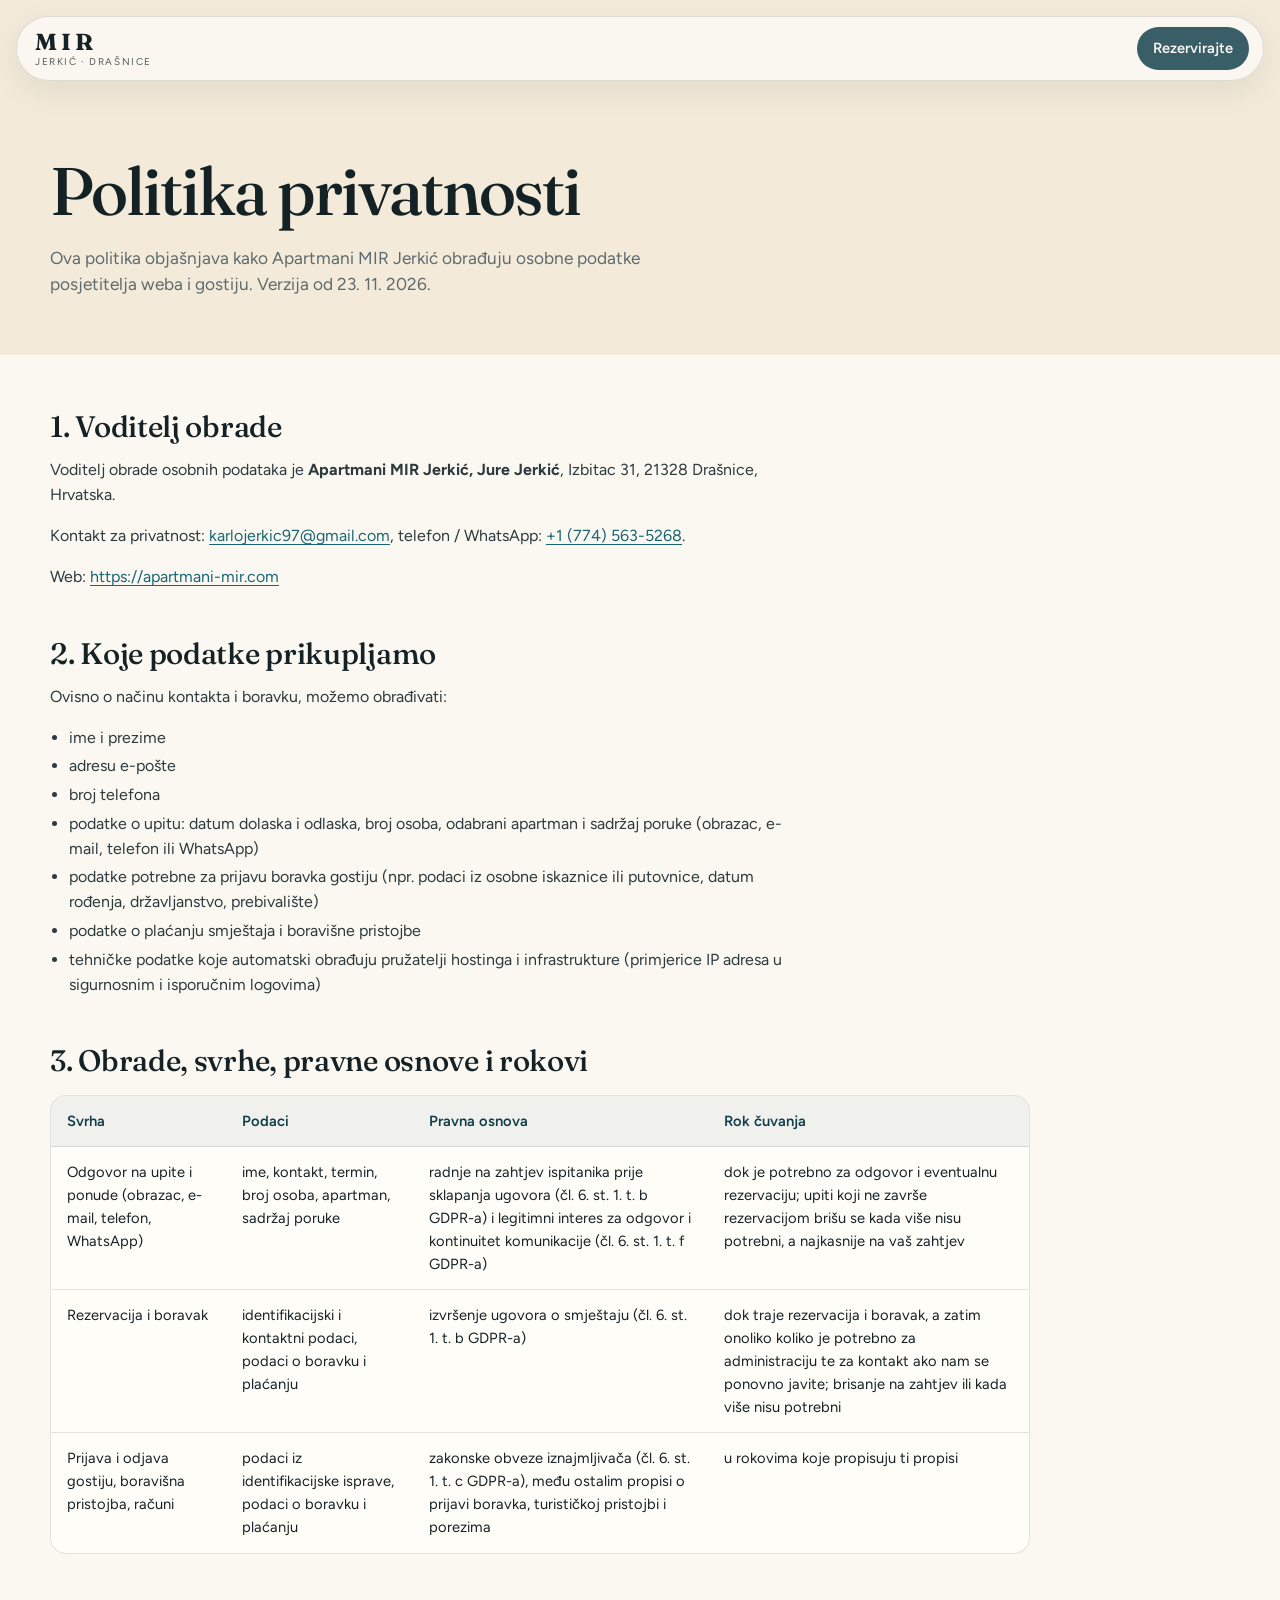
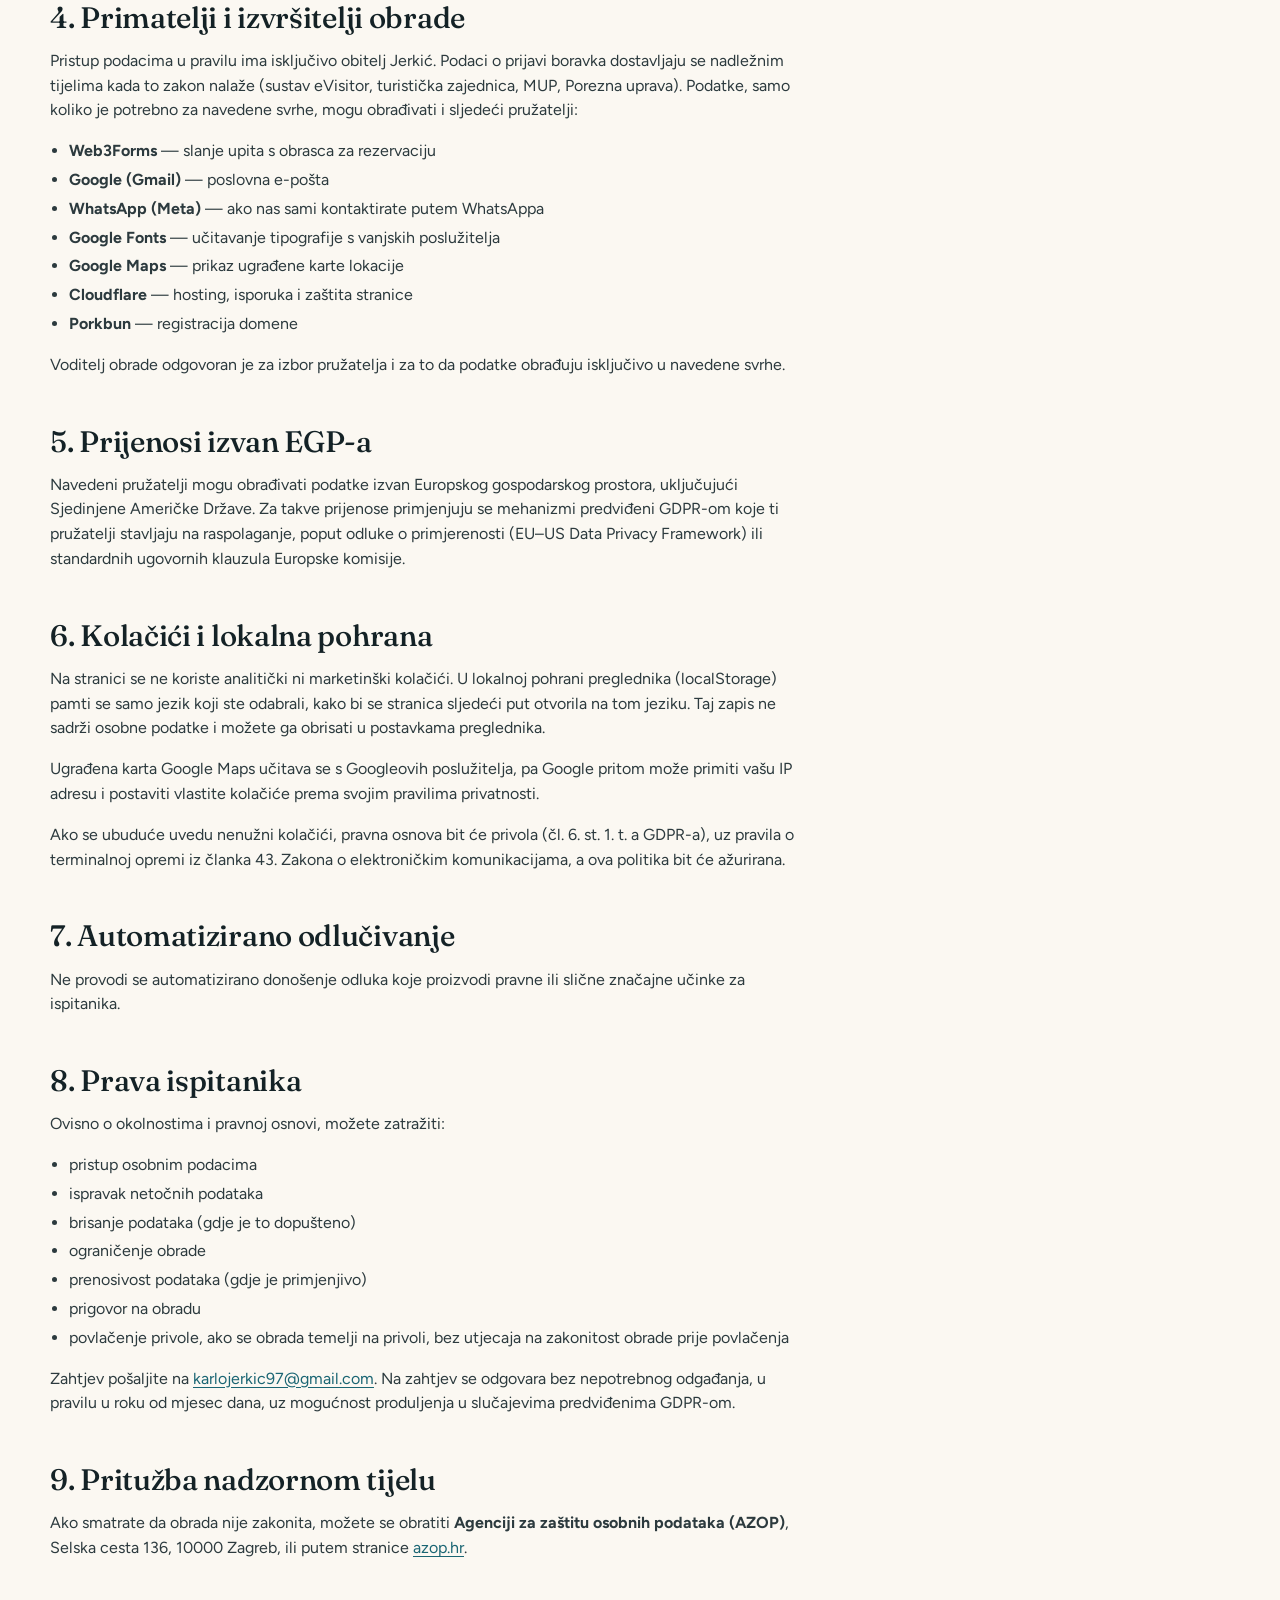
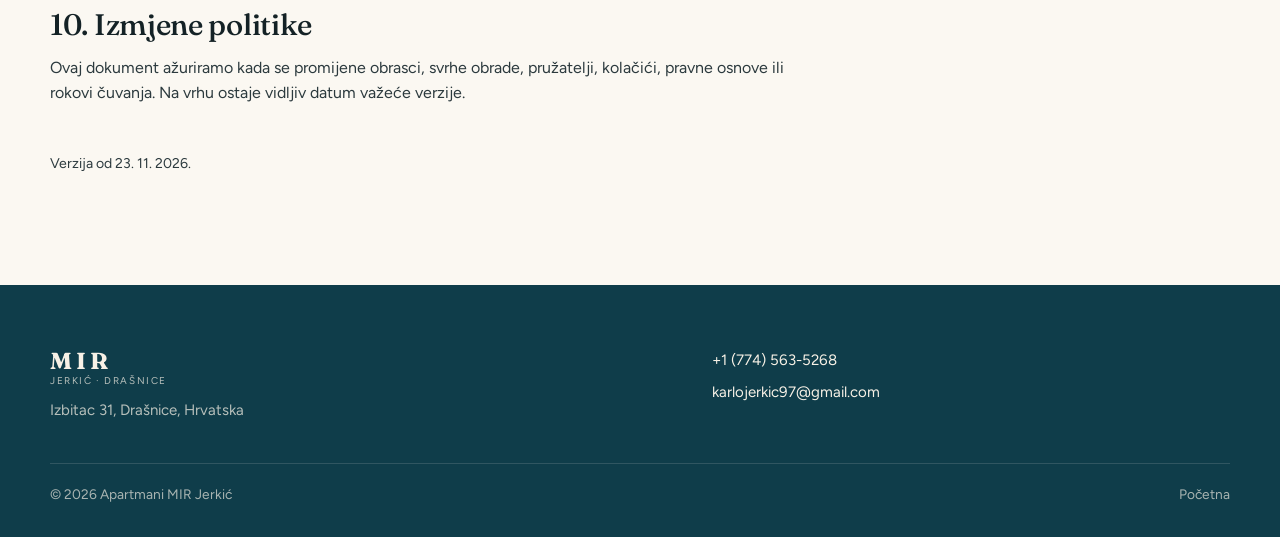
<file: politika-privatnosti.html>
<!DOCTYPE html>
<html lang="hr">
  <head>
    <meta charset="UTF-8" />
    <meta name="viewport" content="width=device-width, initial-scale=1.0" />
    <title>Politika privatnosti · Apartmani MIR Jerkić</title>
    <meta
      name="description"
      content="Politika privatnosti Apartmana MIR Jerkić u Drašnicama — kako obrađujemo osobne podatke gostiju i posjetitelja weba."
    />
    <meta name="robots" content="index, follow" />
    <link rel="canonical" href="https://apartmani-mir.com/politika-privatnosti.html" />
    <meta property="og:locale" content="hr_HR" />
    <meta property="og:type" content="website" />
    <meta property="og:site_name" content="Apartmani MIR Jerkić" />
    <meta property="og:title" content="Politika privatnosti · Apartmani MIR Jerkić" />
    <meta
      property="og:description"
      content="Politika privatnosti Apartmana MIR Jerkić u Drašnicama — kako obrađujemo osobne podatke gostiju i posjetitelja weba."
    />
    <meta property="og:url" content="https://apartmani-mir.com/politika-privatnosti.html" />
    <meta property="og:image" content="https://apartmani-mir.com/img/og.jpg" />
    <meta name="twitter:card" content="summary_large_image" />
    <meta name="twitter:title" content="Politika privatnosti · Apartmani MIR Jerkić" />
    <meta name="twitter:image" content="https://apartmani-mir.com/img/og.jpg" />
    <meta name="theme-color" content="#0f3d4a" />
    <link rel="icon" href="favicon.svg" type="image/svg+xml" />
    <link rel="icon" href="img/favicon-32.png" type="image/png" sizes="32x32" />
    <link rel="apple-touch-icon" href="img/apple-touch-icon.png" sizes="180x180" />
    <link rel="preconnect" href="https://fonts.googleapis.com" />
    <link rel="preconnect" href="https://fonts.gstatic.com" crossorigin />
    <link
      href="https://fonts.googleapis.com/css2?family=Figtree:wght@400;500;600;700&family=Fraunces:ital,opsz,wght@0,9..144,500;0,9..144,600;1,9..144,500&display=swap"
      rel="stylesheet"
    />
    <link rel="stylesheet" href="css/styles.css?v=20261123" />
  </head>
  <body class="page-legal">
    <a class="skip" href="#sadrzaj">Preskoči na sadržaj</a>

    <header class="nav is-solid" id="nav">
      <a class="brand" href="index.html">
        <strong>MIR</strong>
        <span>Jerkić · Drašnice</span>
      </a>
      <nav>
        <ul class="nav__links nav__links--legal">
          <li><a class="nav__cta" href="index.html#kontakt">Rezervirajte</a></li>
        </ul>
      </nav>
    </header>

    <main id="sadrzaj">
      <section class="legal-head">
        <div class="wrap">
          <h1>Politika privatnosti</h1>
          <p class="lede">
            Ova politika objašnjava kako Apartmani MIR Jerkić obrađuju osobne podatke
            posjetitelja weba i gostiju. Verzija od 23. 11. 2026.
          </p>
        </div>
      </section>

      <section class="legal">
        <div class="wrap legal__content">
          <h2>1. Voditelj obrade</h2>
          <p>
            Voditelj obrade osobnih podataka je
            <strong>Apartmani MIR Jerkić, Jure Jerkić</strong>,
            Izbitac 31, 21328 Drašnice, Hrvatska.
          </p>
          <p>
            Kontakt za privatnost:
            <a href="mailto:karlojerkic97@gmail.com">karlojerkic97@gmail.com</a>,
            telefon / WhatsApp:
            <a href="https://wa.me/17745635268" target="_blank" rel="noopener noreferrer">+1 (774) 563-5268</a>.
          </p>
          <p>
            Web:
            <a href="https://apartmani-mir.com">https://apartmani-mir.com</a>
          </p>

          <h2>2. Koje podatke prikupljamo</h2>
          <p>Ovisno o načinu kontakta i boravku, možemo obrađivati:</p>
          <ul>
            <li>ime i prezime</li>
            <li>adresu e-pošte</li>
            <li>broj telefona</li>
            <li>podatke o upitu: datum dolaska i odlaska, broj osoba, odabrani apartman i sadržaj poruke (obrazac, e-mail, telefon ili WhatsApp)</li>
            <li>podatke potrebne za prijavu boravka gostiju (npr. podaci iz osobne iskaznice ili putovnice, datum rođenja, državljanstvo, prebivalište)</li>
            <li>podatke o plaćanju smještaja i boravišne pristojbe</li>
            <li>tehničke podatke koje automatski obrađuju pružatelji hostinga i infrastrukture (primjerice IP adresa u sigurnosnim i isporučnim logovima)</li>
          </ul>

          <h2>3. Obrade, svrhe, pravne osnove i rokovi</h2>
          <div class="legal__table-wrap" role="region" aria-label="Pregled obrada" tabindex="0">
            <table class="legal__table">
              <thead>
                <tr>
                  <th scope="col">Svrha</th>
                  <th scope="col">Podaci</th>
                  <th scope="col">Pravna osnova</th>
                  <th scope="col">Rok čuvanja</th>
                </tr>
              </thead>
              <tbody>
                <tr>
                  <td>Odgovor na upite i ponude (obrazac, e-mail, telefon, WhatsApp)</td>
                  <td>ime, kontakt, termin, broj osoba, apartman, sadržaj poruke</td>
                  <td>
                    radnje na zahtjev ispitanika prije sklapanja ugovora
                    (čl. 6. st. 1. t. b GDPR-a) i legitimni interes za odgovor
                    i kontinuitet komunikacije (čl. 6. st. 1. t. f GDPR-a)
                  </td>
                  <td>
                    dok je potrebno za odgovor i eventualnu rezervaciju; upiti
                    koji ne završe rezervacijom brišu se kada više nisu potrebni,
                    a najkasnije na vaš zahtjev
                  </td>
                </tr>
                <tr>
                  <td>Rezervacija i boravak</td>
                  <td>identifikacijski i kontaktni podaci, podaci o boravku i plaćanju</td>
                  <td>izvršenje ugovora o smještaju (čl. 6. st. 1. t. b GDPR-a)</td>
                  <td>
                    dok traje rezervacija i boravak, a zatim onoliko koliko je
                    potrebno za administraciju te za kontakt ako nam se ponovno
                    javite; brisanje na zahtjev ili kada više nisu potrebni
                  </td>
                </tr>
                <tr>
                  <td>Prijava i odjava gostiju, boravišna pristojba, računi</td>
                  <td>podaci iz identifikacijske isprave, podaci o boravku i plaćanju</td>
                  <td>
                    zakonske obveze iznajmljivača (čl. 6. st. 1. t. c GDPR-a), među
                    ostalim propisi o prijavi boravka, turističkoj pristojbi i porezima
                  </td>
                  <td>u rokovima koje propisuju ti propisi</td>
                </tr>
              </tbody>
            </table>
          </div>

          <h2>4. Primatelji i izvršitelji obrade</h2>
          <p>
            Pristup podacima u pravilu ima isključivo obitelj Jerkić. Podaci o prijavi
            boravka dostavljaju se nadležnim tijelima kada to zakon nalaže (sustav
            eVisitor, turistička zajednica, MUP, Porezna uprava). Podatke, samo koliko je
            potrebno za navedene svrhe, mogu obrađivati i sljedeći pružatelji:
          </p>
          <ul>
            <li><strong>Web3Forms</strong> — slanje upita s obrasca za rezervaciju</li>
            <li><strong>Google (Gmail)</strong> — poslovna e-pošta</li>
            <li><strong>WhatsApp (Meta)</strong> — ako nas sami kontaktirate putem WhatsAppa</li>
            <li><strong>Google Fonts</strong> — učitavanje tipografije s vanjskih poslužitelja</li>
            <li><strong>Google Maps</strong> — prikaz ugrađene karte lokacije</li>
            <li><strong>Cloudflare</strong> — hosting, isporuka i zaštita stranice</li>
            <li><strong>Porkbun</strong> — registracija domene</li>
          </ul>
          <p>
            Voditelj obrade odgovoran je za izbor pružatelja i za to da podatke
            obrađuju isključivo u navedene svrhe.
          </p>

          <h2>5. Prijenosi izvan EGP-a</h2>
          <p>
            Navedeni pružatelji mogu obrađivati podatke izvan Europskog gospodarskog
            prostora, uključujući Sjedinjene Američke Države. Za takve prijenose
            primjenjuju se mehanizmi predviđeni GDPR-om koje ti pružatelji stavljaju
            na raspolaganje, poput odluke o primjerenosti (EU–US Data Privacy Framework)
            ili standardnih ugovornih klauzula Europske komisije.
          </p>

          <h2>6. Kolačići i lokalna pohrana</h2>
          <p>
            Na stranici se ne koriste analitički ni marketinški kolačići. U lokalnoj
            pohrani preglednika (localStorage) pamti se samo jezik koji ste odabrali,
            kako bi se stranica sljedeći put otvorila na tom jeziku. Taj zapis ne sadrži
            osobne podatke i možete ga obrisati u postavkama preglednika.
          </p>
          <p>
            Ugrađena karta Google Maps učitava se s Googleovih poslužitelja, pa Google
            pritom može primiti vašu IP adresu i postaviti vlastite kolačiće prema svojim
            pravilima privatnosti.
          </p>
          <p>
            Ako se ubuduće uvedu nenužni kolačići, pravna osnova bit će privola
            (čl. 6. st. 1. t. a GDPR-a), uz pravila o terminalnoj opremi iz članka 43.
            Zakona o elektroničkim komunikacijama, a ova politika bit će ažurirana.
          </p>

          <h2>7. Automatizirano odlučivanje</h2>
          <p>
            Ne provodi se automatizirano donošenje odluka koje proizvodi pravne ili
            slične značajne učinke za ispitanika.
          </p>

          <h2>8. Prava ispitanika</h2>
          <p>Ovisno o okolnostima i pravnoj osnovi, možete zatražiti:</p>
          <ul>
            <li>pristup osobnim podacima</li>
            <li>ispravak netočnih podataka</li>
            <li>brisanje podataka (gdje je to dopušteno)</li>
            <li>ograničenje obrade</li>
            <li>prenosivost podataka (gdje je primjenjivo)</li>
            <li>prigovor na obradu</li>
            <li>povlačenje privole, ako se obrada temelji na privoli, bez utjecaja na zakonitost obrade prije povlačenja</li>
          </ul>
          <p>
            Zahtjev pošaljite na
            <a href="mailto:karlojerkic97@gmail.com">karlojerkic97@gmail.com</a>.
            Na zahtjev se odgovara bez nepotrebnog odgađanja, u pravilu u roku od mjesec dana,
            uz mogućnost produljenja u slučajevima predviđenima GDPR-om.
          </p>

          <h2>9. Pritužba nadzornom tijelu</h2>
          <p>
            Ako smatrate da obrada nije zakonita, možete se obratiti
            <strong>Agenciji za zaštitu osobnih podataka (AZOP)</strong>,
            Selska cesta 136, 10000 Zagreb, ili putem stranice
            <a href="https://azop.hr" target="_blank" rel="noopener noreferrer">azop.hr</a>.
          </p>

          <h2>10. Izmjene politike</h2>
          <p>
            Ovaj dokument ažuriramo kada se promijene obrasci, svrhe obrade, pružatelji,
            kolačići, pravne osnove ili rokovi čuvanja. Na vrhu ostaje vidljiv datum
            važeće verzije.
          </p>

          <p class="legal__updated">Verzija od 23. 11. 2026.</p>
        </div>
      </section>
    </main>

    <footer class="footer">
      <div class="wrap footer__grid footer__grid--legal">
        <div class="footer__brand">
          <a class="brand" href="index.html">
            <strong>MIR</strong>
            <span>Jerkić · Drašnice</span>
          </a>
          <p>Izbitac 31, Drašnice, Hrvatska</p>
        </div>
        <ul class="footer__contact">
          <li><a href="tel:+17745635268">+1 (774) 563-5268</a></li>
          <li><a href="mailto:karlojerkic97@gmail.com">karlojerkic97@gmail.com</a></li>
        </ul>
      </div>
      <div class="wrap footer__base">
        <p>© <span id="year">2026</span> Apartmani MIR Jerkić</p>
        <a href="index.html">Početna</a>
      </div>
    </footer>

    <script>
      document.getElementById("year").textContent = new Date().getFullYear();
    </script>
  </body>
</html>
</file>
<file: css/styles.css>
:root {
  --ink: #142226;
  --muted: #5d6a6e;
  --foam: #fbf8f2;
  --sand: #f3ead9;
  --paper: #fffdf8;
  --sea: #0f3d4a;
  --sea-mid: #1a6573;
  --aqua: #3aa8b5;
  --gold: #c49a5a;
  --terracotta: #c45c3e;
  --line: rgba(20, 34, 38, 0.12);
  --shadow: 0 24px 60px rgba(15, 61, 74, 0.14);
  --radius: 22px;
  --serif: "Fraunces", "Times New Roman", serif;
  --sans: "Figtree", system-ui, sans-serif;
  --nav-h: 84px;
}

*,
*::before,
*::after {
  box-sizing: border-box;
}

html {
  scroll-behavior: smooth;
  scroll-padding-top: 104px;
}

body {
  margin: 0;
  color: var(--ink);
  background: var(--foam);
  font-family: var(--sans);
  line-height: 1.55;
  -webkit-font-smoothing: antialiased;
  overflow-x: hidden;
}

img {
  max-width: 100%;
  display: block;
}

a {
  color: inherit;
  text-decoration: none;
}

::selection {
  background: rgba(196, 154, 90, 0.32);
  color: var(--ink);
}

:focus-visible {
  outline: 2px solid var(--aqua);
  outline-offset: 3px;
}

.section--sea :focus-visible,
.hero :focus-visible,
.contact__panel :focus-visible,
.nav:not(.is-solid) :focus-visible {
  outline-color: var(--gold);
}

input,
select,
textarea {
  accent-color: var(--sea-mid);
  caret-color: var(--sea-mid);
}

svg {
  display: block;
}

button,
input,
select,
textarea {
  font: inherit;
}

.skip {
  position: absolute;
  left: 16px;
  top: 12px;
  transform: translateY(calc(-100% - 24px));
  transition: transform 0.2s ease;
  z-index: 80;
  background: var(--sea);
  color: var(--foam);
  padding: 8px 12px;
  border-radius: 8px;
}

.skip:focus {
  transform: none;
}

.wrap {
  width: min(1180px, calc(100% - 40px));
  margin-inline: auto;
}

.nav {
  position: fixed;
  inset: 16px 16px auto;
  z-index: 50;
  display: flex;
  align-items: center;
  justify-content: space-between;
  gap: 16px;
  min-height: 64px;
  padding: 10px 14px 10px 18px;
  border: 1px solid transparent;
  border-radius: 999px;
  color: #f7f1e6;
  transition: background 0.35s ease, color 0.35s ease, border-color 0.35s ease, box-shadow 0.35s ease;
}

.nav.is-solid {
  background: rgba(251, 248, 242, 0.92);
  border-color: var(--line);
  color: var(--ink);
  backdrop-filter: blur(16px);
  box-shadow: 0 10px 30px rgba(20, 34, 38, 0.08);
}

.brand {
  display: flex;
  flex-direction: column;
  line-height: 1;
  gap: 3px;
}

.brand strong {
  font-family: var(--serif);
  font-size: 1.45rem;
  letter-spacing: 0.18em;
}

.brand span {
  font-size: 0.62rem;
  letter-spacing: 0.16em;
  text-transform: uppercase;
  opacity: 0.72;
}

.nav__links {
  display: flex;
  align-items: center;
  gap: 22px;
  margin: 0;
  padding: 0;
  list-style: none;
}

.nav__links a {
  font-size: 0.92rem;
  opacity: 0.82;
}

.nav__links a:hover,
.nav__cta:hover {
  opacity: 1;
}

.nav__cta {
  display: inline-flex;
  align-items: center;
  padding: 10px 16px;
  border-radius: 999px;
  background: var(--gold);
  color: var(--sea);
  font-weight: 600;
  font-size: 0.86rem;
}

.nav.is-solid .nav__cta {
  background: var(--sea);
  color: var(--foam);
}

.nav__tools {
  display: flex;
  align-items: center;
  gap: 10px;
}

.lang {
  display: flex;
  border: 1px solid rgba(247, 241, 230, 0.28);
  border-radius: 999px;
  overflow: hidden;
}

.nav.is-solid .lang {
  border-color: var(--line);
}

.lang button {
  border: 0;
  background: transparent;
  color: inherit;
  min-height: 32px;
  padding: 0 9px;
  cursor: pointer;
  opacity: 0.62;
  font-size: 0.72rem;
  font-weight: 700;
  letter-spacing: 0.04em;
}

.lang button:hover {
  opacity: 0.9;
}

.lang button.is-active {
  opacity: 1;
  background: rgba(255, 255, 255, 0.12);
}

.nav.is-solid .lang button.is-active {
  background: rgba(15, 61, 74, 0.08);
}

.menu-btn {
  display: none;
  width: 42px;
  height: 42px;
  border: 0;
  border-radius: 50%;
  background: rgba(255, 255, 255, 0.12);
  color: inherit;
  cursor: pointer;
}

.nav.is-solid .menu-btn,
.nav.is-open .menu-btn {
  background: rgba(15, 61, 74, 0.08);
}

.hero {
  position: relative;
  min-height: 100svh;
  color: #f7f1e6;
  overflow: hidden;
}

.hero__slides,
.hero__slide,
.hero__slide img {
  position: absolute;
  inset: 0;
  width: 100%;
  height: 100%;
}

.hero__slide img {
  object-fit: cover;
  transform: scale(1.06);
  transition: opacity 1.1s ease, transform 7s ease;
}

.hero__slide {
  opacity: 0;
}

.hero__slide.is-active {
  opacity: 1;
}

.hero__slide.is-active img {
  transform: scale(1);
}

.hero__shade {
  position: absolute;
  inset: 0;
  background:
    linear-gradient(180deg, rgba(8, 24, 30, 0.5) 0%, rgba(8, 24, 30, 0.14) 22%, rgba(8, 24, 30, 0.1) 40%, rgba(8, 24, 30, 0.76) 100%),
    radial-gradient(circle at 20% 80%, rgba(15, 61, 74, 0.35), transparent 42%);
}

.hero__copy {
  position: relative;
  z-index: 2;
  display: flex;
  flex-direction: column;
  justify-content: end;
  min-height: 100svh;
  padding: 0 0 72px;
}

.hero h1 {
  margin: 0;
  max-width: 11ch;
  font-family: var(--serif);
  font-size: clamp(3.4rem, 9vw, 7.4rem);
  font-weight: 500;
  line-height: 0.92;
  letter-spacing: -0.03em;
  text-wrap: balance;
}

.hero__lead {
  max-width: 38rem;
  margin: 22px 0 28px;
  font-size: clamp(1.05rem, 2vw, 1.28rem);
  color: rgba(247, 241, 230, 0.84);
}

.hero__actions {
  display: flex;
  flex-wrap: wrap;
  gap: 12px;
}

.hero__dots {
  position: absolute;
  right: 20px;
  bottom: 72px;
  z-index: 3;
  display: flex;
  flex-direction: column;
  gap: 0;
}

.hero__dots button {
  display: grid;
  place-items: center;
  width: 24px;
  height: 24px;
  padding: 0;
  border: 0;
  border-radius: 50%;
  background: transparent;
  cursor: pointer;
}

.hero__dots button::before {
  content: "";
  width: 9px;
  height: 9px;
  border-radius: 50%;
  background: rgba(247, 241, 230, 0.45);
  transition: background 0.3s ease, transform 0.3s ease;
}

.hero__dots button:hover::before {
  background: rgba(247, 241, 230, 0.8);
}

.hero__dots button.is-active::before {
  background: var(--gold);
  transform: scale(1.15);
}

.hero__rating {
  display: inline-flex;
  align-items: center;
  gap: 8px;
  align-self: flex-start;
  margin-top: 22px;
  color: rgba(247, 241, 230, 0.86);
  font-size: 0.92rem;
}

.hero__rating strong {
  color: #f7f1e6;
  font-weight: 600;
}

.hero__star {
  color: var(--gold);
}

.hero__rating:hover span:last-child {
  text-decoration: underline;
  text-underline-offset: 3px;
}

.reviews__head {
  display: flex;
  align-items: end;
  justify-content: space-between;
  gap: 24px 40px;
  flex-wrap: wrap;
}

.reviews__head h2 {
  margin: 0;
}

.reviews__score {
  display: flex;
  align-items: center;
  gap: 14px;
  color: rgba(247, 241, 230, 0.78);
  font-size: 0.92rem;
}

.reviews__score > strong {
  font-family: var(--serif);
  font-size: 3.2rem;
  font-weight: 500;
  line-height: 1;
  color: #f7f1e6;
}

.reviews__stars {
  display: flex;
  gap: 2px;
  margin-bottom: 4px;
  color: var(--gold);
}

.reviews__list {
  display: grid;
  grid-template-columns: repeat(2, minmax(0, 1fr));
  gap: 44px 64px;
  margin-top: 48px;
}

.review {
  margin: 0;
  padding-top: 22px;
  border-top: 1px solid rgba(247, 241, 230, 0.2);
}

.review blockquote {
  margin: 0;
}

.review p {
  max-width: 34ch;
  margin: 0;
  font-family: var(--serif);
  font-size: clamp(1.3rem, 2vw, 1.6rem);
  line-height: 1.3;
  letter-spacing: -0.01em;
  color: #f7f1e6;
}

.review figcaption {
  margin-top: 18px;
  font-size: 0.9rem;
  color: rgba(247, 241, 230, 0.7);
}

.review figcaption strong {
  color: #f7f1e6;
  font-weight: 600;
}

.reviews__foot {
  display: flex;
  flex-wrap: wrap;
  justify-content: space-between;
  gap: 8px 24px;
  margin: 48px 0 0;
  color: rgba(247, 241, 230, 0.66);
  font-size: 0.88rem;
}

.reviews__foot a {
  color: #d9b77f;
  font-weight: 600;
  text-decoration: underline;
  text-decoration-color: rgba(217, 183, 127, 0.4);
  text-underline-offset: 3px;
}

.reviews__foot a:hover {
  text-decoration-color: currentColor;
}

.btn {
  display: inline-flex;
  align-items: center;
  justify-content: center;
  gap: 10px;
  min-height: 48px;
  padding: 0 20px;
  border: 0;
  border-radius: 999px;
  background: var(--gold);
  color: var(--sea);
  font: inherit;
  font-weight: 600;
  cursor: pointer;
}

.btn:hover {
  filter: brightness(1.06);
}

.btn--ghost {
  background: transparent;
  color: inherit;
  border: 1px solid rgba(247, 241, 230, 0.45);
  transition: background 0.25s ease, border-color 0.25s ease;
}

.btn--ghost:hover {
  filter: none;
  background: rgba(247, 241, 230, 0.1);
  border-color: rgba(247, 241, 230, 0.7);
}

.facts {
  display: grid;
  grid-template-columns: repeat(4, 1fr);
  gap: 1px;
  margin: -42px auto 0;
  padding: 0;
  position: relative;
  z-index: 4;
  background: #e6e1d7;
  border-radius: var(--radius);
  overflow: hidden;
  box-shadow: var(--shadow);
}

.facts li {
  list-style: none;
  margin: 0;
  padding: 26px 22px;
  background: var(--paper);
}

.facts strong {
  display: block;
  font-family: var(--serif);
  font-size: 1.7rem;
  font-weight: 500;
}

.facts span {
  color: var(--muted);
  font-size: 0.92rem;
}

.section {
  padding: 7.25rem 0 5.75rem;
}

.section--sand {
  background: var(--sand);
}

.section--sea {
  background: var(--sea);
  color: #f7f1e6;
}

h2 {
  margin: 0 0 18px;
  text-wrap: balance;
  font-family: var(--serif);
  font-size: clamp(2.1rem, 5vw, 3.8rem);
  font-weight: 500;
  line-height: 1.05;
  letter-spacing: -0.03em;
}

.lede {
  max-width: 42rem;
  color: var(--muted);
  font-size: 1.08rem;
}

.section--sea .lede {
  color: rgba(247, 241, 230, 0.74);
}

.split {
  display: grid;
  grid-template-columns: 1.05fr 0.95fr;
  gap: 56px;
  align-items: center;
}

.prose p {
  margin: 0 0 16px;
  color: var(--muted);
}

.prose--lead {
  max-width: 34rem;
}

.prose--lead p {
  font-size: 1.14rem;
  line-height: 1.65;
  color: #3f4d51;
}

.prose--lead p:first-child {
  color: var(--ink);
}

.photo {
  position: relative;
  margin: 0;
  overflow: hidden;
  border-radius: 28px;
}

.photo img {
  width: 100%;
  height: min(620px, 72vh);
  object-fit: cover;
  border-radius: 28px;
  transition: transform 0.8s ease;
}

.photo:hover img {
  transform: scale(1.03);
}

.photo figcaption {
  position: absolute;
  left: 18px;
  bottom: 18px;
  padding: 8px 12px;
  border-radius: 999px;
  background: rgba(20, 34, 38, 0.7);
  color: #f7f1e6;
  font-size: 0.8rem;
  backdrop-filter: blur(10px);
}

.amen {
  display: grid;
  grid-template-columns: 1.05fr 0.95fr;
  gap: 64px;
  align-items: center;
}

.amenities {
  display: grid;
  grid-template-columns: 1fr 1fr;
  gap: 30px 32px;
  margin: 40px 0 0;
  padding: 0;
  list-style: none;
}

.amenity {
  display: grid;
  grid-template-columns: 46px 1fr;
  gap: 16px;
  align-items: start;
}

.amenity__icon {
  display: grid;
  place-items: center;
  width: 46px;
  height: 46px;
  border-radius: 50%;
  background: rgba(15, 61, 74, 0.08);
  color: var(--sea);
}

.amenity strong {
  display: block;
  margin: 2px 0 4px;
  font-size: 1.02rem;
}

.amenity p {
  margin: 0;
  color: #57625f;
  font-size: 0.94rem;
  line-height: 1.5;
}

.amen__photo {
  margin: 0;
  overflow: hidden;
  border-radius: 28px;
  box-shadow: var(--shadow);
}

.amen__photo img {
  width: 100%;
  height: min(560px, 70vh);
  object-fit: cover;
}

.cards {
  display: flex;
  flex-wrap: wrap;
  justify-content: center;
  gap: 18px;
  margin-top: 36px;
}

.card {
  display: flex;
  flex: 0 1 calc((100% - 54px) / 4);
  flex-direction: column;
  max-width: calc((100% - 54px) / 4);
  overflow: hidden;
  border-radius: 24px;
  color: var(--ink);
  background: var(--paper);
  box-shadow: 0 10px 30px rgba(15, 61, 74, 0.06);
  transition: transform 0.35s ease, box-shadow 0.35s ease;
}

.card:hover {
  transform: translateY(-4px);
  box-shadow: var(--shadow);
}

.card__media {
  position: relative;
  display: block;
  padding: 0;
  border: 0;
  overflow: hidden;
  background: var(--sand);
  cursor: zoom-in;
}

.card__media img {
  width: 100%;
  height: 210px;
  object-fit: cover;
  transition: transform 0.6s cubic-bezier(0.16, 1, 0.3, 1);
}

.card__media:hover img {
  transform: scale(1.04);
}

.card__media:focus-visible {
  outline-offset: -4px;
}

.card__count {
  position: absolute;
  right: 12px;
  bottom: 12px;
  display: inline-flex;
  align-items: center;
  gap: 6px;
  padding: 5px 10px;
  border-radius: 999px;
  background: rgba(20, 34, 38, 0.66);
  color: #f7f1e6;
  font-size: 0.8rem;
  font-weight: 600;
  backdrop-filter: blur(6px);
}

.card__body {
  display: flex;
  flex: 1;
  flex-direction: column;
  gap: 10px;
  padding: 18px 18px 18px;
}

.card__body > p {
  margin-bottom: 16px;
}

.card__top {
  display: flex;
  align-items: baseline;
  justify-content: space-between;
  gap: 12px;
}

.card__top span {
  flex-shrink: 0;
  color: var(--sea-mid);
  font-size: 0.78rem;
  font-weight: 600;
  letter-spacing: 0.06em;
  text-transform: uppercase;
}

.card h3 {
  margin: 0;
  color: var(--ink);
  font-family: var(--serif);
  font-size: 1.55rem;
  font-weight: 500;
  line-height: 1.15;
}

.card p {
  margin: 0;
  color: var(--muted);
  font-size: 0.94rem;
  line-height: 1.45;
}

.card__actions {
  display: grid;
  grid-template-columns: 1fr 1fr;
  margin: auto -18px -18px;
  border-top: 1px solid var(--line);
}

.card__link,
.card__book {
  display: inline-flex;
  align-items: center;
  justify-content: center;
  gap: 8px;
  min-height: 52px;
  padding: 0 12px;
  border: 0;
  background: none;
  color: var(--muted);
  font: inherit;
  font-size: 0.9rem;
  font-weight: 600;
  white-space: nowrap;
  cursor: pointer;
  transition: background 0.2s ease, color 0.2s ease;
}

.card__book {
  border-left: 1px solid var(--line);
  color: var(--sea);
}

.card__book svg {
  transition: transform 0.25s cubic-bezier(0.16, 1, 0.3, 1);
}

.card__link:hover,
.card__book:hover {
  background: rgba(15, 61, 74, 0.04);
  color: var(--sea);
}

.card__book:hover svg {
  transform: translateX(3px);
}

.card__link:focus-visible,
.card__book:focus-visible {
  outline-offset: -3px;
}

.places {
  display: grid;
  grid-template-columns: repeat(4, 1fr);
  gap: 16px;
  margin-top: 36px;
}

.place {
  position: relative;
  display: block;
  width: 100%;
  min-height: 420px;
  overflow: hidden;
  border: 0;
  border-radius: 26px;
  padding: 0;
  text-align: left;
  color: #f7f1e6;
  font: inherit;
  cursor: pointer;
  transition: transform 0.35s ease, box-shadow 0.35s ease;
}

.place:hover {
  transform: translateY(-4px);
  box-shadow: var(--shadow);
}

.place:hover .place__cta {
  opacity: 1;
  transform: none;
}

.place img {
  position: absolute;
  inset: 0;
  width: 100%;
  height: 100%;
  object-fit: cover;
  transition: transform 0.6s ease;
}

.place:hover img {
  transform: scale(1.04);
}

.place__shade {
  position: absolute;
  inset: 0;
  background: linear-gradient(180deg, rgba(8, 24, 30, 0.05), rgba(8, 24, 30, 0.82));
}

.place__copy {
  position: absolute;
  inset: auto 22px 22px;
  z-index: 1;
}

.place h3 {
  margin: 0 0 8px;
  font-family: var(--serif);
  font-size: 2.1rem;
  font-weight: 500;
}

.place p {
  margin: 0;
  color: rgba(247, 241, 230, 0.82);
  display: -webkit-box;
  -webkit-line-clamp: 3;
  -webkit-box-orient: vertical;
  overflow: hidden;
}

.place__cta {
  display: inline-block;
  margin-top: 14px;
  color: var(--gold);
  font-size: 0.88rem;
  font-weight: 600;
  letter-spacing: 0.04em;
  opacity: 0.88;
  transform: translateY(2px);
  transition: opacity 0.3s ease, transform 0.3s ease;
}

.place-modal {
  position: fixed;
  inset: 0;
  z-index: 70;
  display: grid;
  place-items: center;
  padding: 24px;
  background: rgba(8, 24, 30, 0.72);
  backdrop-filter: blur(6px);
}

.place-modal[hidden] {
  display: none;
}

.place-modal__dialog {
  position: relative;
  width: min(720px, 100%);
  max-height: min(88vh, 860px);
  overflow: auto;
  border-radius: 24px;
  background: var(--paper);
  color: var(--ink);
  box-shadow: 0 30px 80px rgba(0, 0, 0, 0.35);
}

.place-modal__close {
  position: absolute;
  top: 14px;
  right: 14px;
  z-index: 2;
  width: 42px;
  height: 42px;
  border: 0;
  border-radius: 50%;
  background: rgba(15, 28, 32, 0.55);
  color: #f7f1e6;
  cursor: pointer;
}

.place-modal__media {
  aspect-ratio: 16 / 9;
  overflow: hidden;
  background: var(--sea);
}

.place-modal__media img {
  width: 100%;
  height: 100%;
  object-fit: cover;
}

.place-modal__content {
  padding: 28px 28px 32px;
}

.place-modal__content h3 {
  margin: 0 0 16px;
  font-family: var(--serif);
  font-size: clamp(1.8rem, 3vw, 2.4rem);
  font-weight: 500;
  line-height: 1.1;
  color: var(--ink);
}

.place-modal__text p {
  margin: 0 0 14px;
  color: var(--muted);
  font-size: 1.02rem;
  line-height: 1.65;
}

.place-modal__text p:last-child {
  margin-bottom: 0;
}

.contact {
  display: grid;
  grid-template-columns: 0.9fr 1.1fr;
  gap: 28px;
  align-items: stretch;
}

.contact__panel,
.form {
  padding: 28px;
  border-radius: 26px;
  min-height: 100%;
}

.contact__panel {
  background:
    linear-gradient(180deg, rgba(8, 24, 30, 0.62), rgba(8, 24, 30, 0.86) 55%, rgba(8, 24, 30, 0.92)),
    url("../img/DJI_0021.webp") center / cover;
  color: #f7f1e6;
}

.contact__panel h2,
.contact__panel p {
  color: inherit;
}

.contact__panel a {
  color: #d9b77f;
  text-decoration: underline;
  text-decoration-color: rgba(217, 183, 127, 0.35);
  text-underline-offset: 3px;
  transition: text-decoration-color 0.2s ease;
}

.contact__panel a:hover {
  text-decoration-color: currentColor;
}

.contact-list {
  display: grid;
  gap: 10px;
  margin: 28px 0 0;
  padding: 0;
}

.contact-list li {
  list-style: none;
}

.contact-list span {
  display: block;
  font-size: 0.76rem;
  letter-spacing: 0.14em;
  text-transform: uppercase;
  opacity: 0.78;
}

.form {
  position: relative;
  display: flex;
  flex-direction: column;
  gap: 18px;
  background: var(--paper);
  box-shadow: var(--shadow);
}

.form-grid {
  flex: 1;
  display: grid;
  grid-template-columns: 1fr 1fr;
  grid-template-rows: auto auto auto minmax(160px, 1fr);
  gap: 14px;
  align-content: stretch;
}

.field {
  display: flex;
  flex-direction: column;
  gap: 6px;
}

.field--full {
  grid-column: 1 / -1;
  min-height: 0;
}

.field span {
  font-size: 0.82rem;
  color: var(--muted);
}

.field.is-invalid span {
  color: #a8472c;
}

.field input,
.field select,
.field textarea {
  width: 100%;
  border: 1px solid var(--line);
  border-radius: 14px;
  background: var(--foam);
  padding: 12px 13px;
  color: var(--ink);
  transition: border-color 0.2s ease, box-shadow 0.2s ease, background 0.2s ease;
}

.field input:focus,
.field select:focus,
.field textarea:focus {
  outline: none;
  border-color: rgba(26, 101, 115, 0.55);
  box-shadow: 0 0 0 3px rgba(58, 168, 181, 0.18);
}

.field.is-invalid input,
.field.is-invalid select,
.field.is-invalid textarea {
  border-color: rgba(196, 92, 62, 0.72);
  background: rgba(196, 92, 62, 0.05);
  box-shadow: 0 0 0 3px rgba(196, 92, 62, 0.12);
}

.field textarea {
  flex: 1;
  min-height: 140px;
  height: 100%;
  resize: vertical;
}

.form__actions {
  display: flex;
  align-items: center;
  justify-content: flex-end;
  gap: 16px;
  margin-top: 2px;
}

.form .btn {
  border: 0;
  cursor: pointer;
  flex-shrink: 0;
}

.form-note {
  margin: 0;
  flex: 1;
  min-width: 0;
  text-align: right;
  color: var(--muted);
  font-size: 0.9rem;
  line-height: 1.35;
}

.form-note:empty,
.form-note[hidden] {
  display: none;
}

.form-note.is-ok {
  color: #1f7a4d;
}

.form-note.is-err {
  color: var(--terracotta);
}

.form .btn:disabled {
  opacity: 0.65;
  cursor: wait;
}

.botcheck {
  position: absolute;
  left: -9999px;
  height: 0;
  width: 0;
  opacity: 0;
}

.map {
  margin-top: 22px;
  border: 0;
  border-radius: 22px;
  width: 100%;
  min-height: 280px;
  filter: saturate(0.85);
}

.footer {
  background: var(--sea);
  color: #f7f1e6;
  font-size: 0.94rem;
}

.footer__grid {
  display: grid;
  grid-template-columns: 1.2fr 1fr auto;
  gap: 40px;
  align-items: start;
  padding: 64px 0 40px;
}

.footer__brand p {
  margin: 14px 0 0;
  color: rgba(247, 241, 230, 0.72);
}

.footer__contact {
  display: grid;
  gap: 8px;
  margin: 0;
  padding: 0;
  list-style: none;
}

.footer a {
  transition: color 0.2s ease;
}

.footer__contact a:hover,
.footer__base a:hover {
  color: #d9b77f;
}

.footer__wa {
  display: inline-flex;
  align-items: center;
  gap: 8px;
}

.footer__lang {
  border-color: rgba(247, 241, 230, 0.28);
}

.footer__lang button.is-active {
  background: rgba(247, 241, 230, 0.14);
}

.footer__base {
  display: flex;
  justify-content: space-between;
  gap: 16px;
  padding: 20px 0 32px;
  border-top: 1px solid rgba(247, 241, 230, 0.14);
  color: rgba(247, 241, 230, 0.66);
  font-size: 0.86rem;
}

.footer__base p {
  margin: 0;
}

.mbar {
  display: none;
}

.room-modal {
  position: fixed;
  inset: 0;
  z-index: 70;
  display: grid;
  place-items: center;
  padding: 24px;
  background: rgba(10, 26, 31, 0.55);
  backdrop-filter: blur(10px);
  animation: modal-fade 0.3s ease;
}

.room-modal[hidden] {
  display: none;
}

.room-modal__dialog {
  position: relative;
  display: grid;
  grid-template-columns: minmax(0, 1fr) 360px;
  width: min(1240px, 100%);
  height: min(820px, calc(100vh - 48px));
  overflow: hidden;
  border-radius: 28px;
  background: var(--paper);
  color: var(--ink);
  box-shadow: 0 40px 100px rgba(8, 24, 30, 0.35);
  animation: modal-rise 0.45s cubic-bezier(0.16, 1, 0.3, 1);
}

@keyframes modal-fade {
  from { opacity: 0; }
}

@keyframes modal-rise {
  from { opacity: 0; transform: translateY(18px) scale(0.985); }
}

.room-modal__close,
.place-modal__close,
.room-modal__nav,
.menu-btn {
  place-items: center;
}

.room-modal__close,
.place-modal__close,
.room-modal__nav {
  display: grid;
}

.room-modal__close {
  position: absolute;
  top: 18px;
  right: 18px;
  z-index: 2;
  width: 42px;
  height: 42px;
  border: 0;
  border-radius: 50%;
  background: rgba(15, 61, 74, 0.07);
  color: var(--ink);
  cursor: pointer;
  transition: background 0.2s ease;
}

.room-modal__close:hover {
  background: rgba(15, 61, 74, 0.14);
}

.room-modal__stage {
  position: relative;
  display: grid;
  grid-template-rows: minmax(0, 1fr) auto;
  place-items: center;
  gap: 14px;
  min-height: 0;
  padding: 28px 28px 18px;
  background: #efe7d8;
}

.room-modal__stage img {
  display: block;
  max-width: 100%;
  max-height: 100%;
  border-radius: 18px;
  box-shadow: 0 18px 50px rgba(15, 61, 74, 0.16);
  transition: opacity 0.25s ease;
}

.room-modal__stage img.is-swapping {
  opacity: 0.35;
}

.room-modal__nav {
  position: absolute;
  top: 50%;
  width: 48px;
  height: 48px;
  border: 0;
  border-radius: 50%;
  background: rgba(251, 248, 242, 0.94);
  color: var(--ink);
  box-shadow: 0 8px 24px rgba(15, 61, 74, 0.18);
  cursor: pointer;
  transform: translateY(-50%);
  transition: transform 0.2s ease, background 0.2s ease;
}

.room-modal__nav:hover {
  background: #fff;
  transform: translateY(-50%) scale(1.06);
}

.room-modal__nav svg {
  width: 22px;
  height: 22px;
}

.room-modal__nav.is-prev {
  left: 40px;
}

.room-modal__nav.is-next {
  right: 40px;
}

.room-modal__count {
  color: var(--muted);
  font-size: 0.86rem;
  font-weight: 600;
  font-variant-numeric: tabular-nums;
  letter-spacing: 0.04em;
}

.room-modal__side {
  display: flex;
  flex-direction: column;
  min-height: 0;
  padding: 36px 30px 28px;
}

.room-modal__guests {
  margin: 0;
  color: var(--sea-mid);
  font-size: 0.8rem;
  font-weight: 600;
  letter-spacing: 0.06em;
  text-transform: uppercase;
}

.room-modal__side h3 {
  margin: 10px 56px 0 0;
  font-family: var(--serif);
  font-size: clamp(2rem, 3vw, 2.6rem);
  font-weight: 500;
  line-height: 1.05;
  letter-spacing: -0.02em;
}

.room-modal__desc {
  margin: 14px 0 0;
  color: var(--muted);
  font-size: 1rem;
  line-height: 1.55;
}

.room-modal__thumbs {
  display: grid;
  grid-template-columns: repeat(3, 1fr);
  align-content: start;
  gap: 8px;
  flex: 1;
  min-height: 0;
  margin: 26px -6px 20px;
  padding: 6px;
  overflow-y: auto;
  scrollbar-width: thin;
  scrollbar-color: rgba(15, 61, 74, 0.25) transparent;
}

.room-modal__thumbs button {
  aspect-ratio: 4 / 3;
  padding: 0;
  border: 0;
  border-radius: 10px;
  overflow: hidden;
  background: var(--sand);
  cursor: pointer;
  opacity: 0.72;
  transition: opacity 0.2s ease, box-shadow 0.2s ease;
}

.room-modal__thumbs button:hover {
  opacity: 1;
}

.room-modal__thumbs button.is-active {
  opacity: 1;
  box-shadow: 0 0 0 2px var(--paper), 0 0 0 4px var(--gold);
}

.room-modal__thumbs img {
  display: block;
  width: 100%;
  height: 100%;
  object-fit: cover;
}

.room-modal__book {
  width: 100%;
  min-height: 54px;
  justify-content: center;
  background: var(--sea);
  color: var(--foam);
  letter-spacing: 0.01em;
  transition: background 0.25s ease;
}

.room-modal__book:hover {
  filter: none;
  background: #0b3340;
}

.room-modal__book svg {
  transition: transform 0.25s cubic-bezier(0.16, 1, 0.3, 1);
}

.room-modal__book:hover svg {
  transform: translateX(3px);
}

.field.is-picked select {
  animation: picked 1.6s ease;
}

@keyframes picked {
  0%, 60% { border-color: var(--gold); box-shadow: 0 0 0 4px rgba(196, 154, 90, 0.25); }
}

.can-reveal .reveal {
  opacity: 0;
  transform: translateY(24px);
  transition:
    opacity 0.7s cubic-bezier(0.16, 1, 0.3, 1) var(--reveal-delay, 0ms),
    transform 0.9s cubic-bezier(0.16, 1, 0.3, 1) var(--reveal-delay, 0ms),
    box-shadow 0.35s ease;
}

.can-reveal .reveal.is-in {
  opacity: 1;
  transform: none;
}

.can-reveal .card.reveal.is-in:hover,
.can-reveal .place.reveal.is-in:hover {
  transform: translateY(-4px);
  transition-delay: 0ms;
}

@media (max-width: 1100px) {
  .card {
    flex-basis: calc((100% - 18px) / 2);
    max-width: calc((100% - 18px) / 2);
  }
}

@media (max-width: 980px) {
  .facts,
  .places,
  .split,
  .contact,
  .form-grid {
    grid-template-columns: 1fr 1fr;
  }

  .places {
    grid-template-columns: 1fr;
  }

  .place {
    min-height: 340px;
  }

  .reviews__list {
    grid-template-columns: 1fr;
    gap: 28px;
    margin-top: 36px;
  }

  .amen {
    grid-template-columns: 1fr;
    gap: 40px;
  }

  .amen__photo img {
    height: clamp(260px, 56vw, 460px);
  }

  .footer__grid {
    grid-template-columns: 1fr 1fr;
  }

  .footer__lang {
    grid-column: 1 / -1;
    justify-self: start;
  }
}

@media (max-width: 760px) {
  .nav {
    inset: 10px 10px auto;
  }

  .nav__links {
    position: absolute;
    top: calc(100% + 10px);
    left: 0;
    right: 0;
    display: none;
    flex-direction: column;
    align-items: stretch;
    gap: 0;
    padding: 10px;
    border-radius: 22px;
    background: rgba(251, 248, 242, 0.96);
    color: var(--ink);
    box-shadow: var(--shadow);
  }

  .nav.is-open .nav__links {
    display: flex;
  }

  .nav__links a,
  .nav__cta {
    display: flex;
    align-items: center;
    min-height: 46px;
    padding: 0 14px;
    border-radius: 14px;
    opacity: 1;
  }

  .nav__links a:not(.nav__cta):hover {
    background: rgba(15, 61, 74, 0.06);
  }

  .nav__links li + li {
    margin-top: 2px;
  }

  .nav__cta {
    justify-content: center;
    background: var(--sea);
    color: var(--foam);
  }

  .menu-btn {
    display: grid;
    place-items: center;
  }

  .brand span {
    display: none;
  }

  .lang button {
    padding: 0 6px;
    font-size: 0.7rem;
  }

  .amenities,
  .split,
  .contact,
  .form-grid {
    grid-template-columns: 1fr;
  }

  .amenities {
    gap: 22px;
  }

  .prose--lead p {
    font-size: 1.06rem;
  }

  .facts {
    grid-template-columns: 1fr 1fr;
  }

  .facts li {
    padding: 18px 16px;
  }

  .facts strong {
    font-size: 1.3rem;
    line-height: 1.15;
  }

  .facts span {
    display: block;
    margin-top: 4px;
    font-size: 0.84rem;
    line-height: 1.35;
  }

  .form-grid {
    grid-template-rows: none;
  }

  .field textarea {
    min-height: 140px;
    height: auto;
  }


  .hero__copy {
    padding-bottom: 96px;
  }

  .hero__dots {
    flex-direction: row;
    right: auto;
    left: 12px;
    bottom: 50px;
  }

  .footer__grid {
    grid-template-columns: 1fr;
    gap: 28px;
    padding-top: 48px;
  }

  .footer__base {
    padding-bottom: calc(96px + env(safe-area-inset-bottom));
  }

  .mbar {
    position: fixed;
    left: 10px;
    right: 10px;
    bottom: calc(10px + env(safe-area-inset-bottom));
    z-index: 45;
    display: grid;
    grid-template-columns: 1fr 1fr;
    gap: 8px;
    padding: 8px;
    border-radius: 999px;
    background: rgba(251, 248, 242, 0.94);
    border: 1px solid var(--line);
    box-shadow: 0 12px 34px rgba(15, 61, 74, 0.2);
    backdrop-filter: blur(14px);
    transform: translateY(calc(100% + 24px));
    transition: transform 0.45s cubic-bezier(0.16, 1, 0.3, 1);
  }

  .mbar.is-shown {
    transform: none;
  }

  .mbar .btn {
    min-height: 46px;
    padding: 0 14px;
    gap: 8px;
    font-size: 0.95rem;
  }

  .mbar .btn--wa {
    border: 0;
    background: var(--sea);
    color: var(--foam);
  }
}

@media (max-width: 1024px) {
  .room-modal {
    padding: 0;
  }

  .room-modal__dialog {
    grid-template-columns: 1fr;
    grid-template-rows: minmax(0, 46vh) minmax(0, 1fr);
    width: 100%;
    height: 100vh;
    height: 100dvh;
    border-radius: 0;
  }

  .room-modal__stage {
    padding: 0;
    background: #e9e0cf;
  }

  .room-modal__stage img {
    width: 100%;
    height: 100%;
    max-height: none;
    object-fit: cover;
    border-radius: 0;
    box-shadow: none;
  }

  .room-modal__nav {
    width: 40px;
    height: 40px;
  }

  .room-modal__nav.is-prev {
    left: 12px;
  }

  .room-modal__nav.is-next {
    right: 12px;
  }

  .room-modal__stage {
    display: block;
  }

  .room-modal__count {
    position: absolute;
    bottom: 14px;
    left: 50%;
    padding: 5px 12px;
    border-radius: 999px;
    background: rgba(20, 34, 38, 0.62);
    color: #f7f1e6;
    transform: translateX(-50%);
    backdrop-filter: blur(6px);
  }

  .room-modal__close {
    position: fixed;
    top: calc(12px + env(safe-area-inset-top));
    right: 12px;
    background: rgba(251, 248, 242, 0.94);
    box-shadow: 0 6px 18px rgba(15, 61, 74, 0.2);
  }

  .room-modal__side {
    padding: 22px 20px calc(16px + env(safe-area-inset-bottom));
    overflow-y: auto;
  }

  .room-modal__side h3 {
    margin-right: 0;
  }

  .room-modal__thumbs {
    display: flex;
    flex: none;
    gap: 8px;
    margin: 18px -20px 18px;
    padding: 4px 20px;
    overflow-x: auto;
    overflow-y: visible;
  }

  .room-modal__thumbs button {
    flex: 0 0 76px;
  }

  .room-modal__book {
    position: sticky;
    bottom: 0;
    margin-top: auto;
    box-shadow: 0 -10px 20px var(--paper);
  }
}

@media (max-width: 560px) {
  .card {
    flex-basis: 100%;
    max-width: 100%;
  }

  .card__media img {
    height: 220px;
  }

  .place-modal {
    padding: 12px;
  }

  .place-modal__content {
    padding: 20px 18px 24px;
  }

  .place p {
    -webkit-line-clamp: 2;
  }
}

@media (prefers-reduced-motion: reduce) {
  html {
    scroll-behavior: auto;
  }

  .hero__slide img,
  .reveal,
  .mbar,
  .room-modal,
  .room-modal__dialog,
  .card__media img,
  .card,
  .place,
  .place img,
  .photo img {
    animation: none;
    transition: none;
    transform: none !important;
    opacity: 1;
  }
}

/* ---------- Politika privatnosti ---------- */
.page-legal .nav__links--legal {
  position: static;
  display: flex;
  padding: 0;
  background: none;
  box-shadow: none;
}

.legal-head {
  padding: calc(var(--nav-h) + 72px) 0 40px;
  background: var(--sand);
}

.legal-head h1 {
  margin: 0 0 18px;
  font-family: var(--serif);
  font-size: clamp(2.4rem, 6vw, 4.2rem);
  font-weight: 500;
  line-height: 1.05;
  letter-spacing: -0.03em;
}


.legal {
  padding: 56px 0 96px;
}

.legal__content > * {
  max-width: 760px;
}

.legal__content > .legal__table-wrap {
  max-width: 980px;
}

.legal__content h2 {
  margin: 48px 0 14px;
  font-size: clamp(1.4rem, 3vw, 1.85rem);
  letter-spacing: -0.01em;
}

.legal__content h2:first-child {
  margin-top: 0;
}

.legal__content p,
.legal__content li {
  color: #2c3a3e;
}

.legal__content ul {
  padding-left: 1.2rem;
}

.legal__content li + li {
  margin-top: 4px;
}

.legal__content a {
  color: var(--sea-mid);
  text-decoration: underline;
  text-underline-offset: 3px;
  overflow-wrap: anywhere;
}

.legal__table-wrap {
  margin: 18px 0;
  overflow-x: auto;
  border: 1px solid var(--line);
  border-radius: 16px;
  background: var(--paper);
}

.legal__table {
  width: 100%;
  min-width: 680px;
  border-collapse: collapse;
  font-size: 0.92rem;
}

.legal__table th,
.legal__table td {
  padding: 14px 16px;
  text-align: left;
  vertical-align: top;
  border-bottom: 1px solid var(--line);
}

.legal__table th {
  background: rgba(15, 61, 74, 0.06);
  color: var(--sea);
  font-weight: 600;
}

.legal__table tr:last-child td {
  border-bottom: 0;
}

.legal__updated {
  margin-top: 48px;
  color: var(--muted);
  font-size: 0.88rem;
}

.footer__grid--legal {
  grid-template-columns: 1.2fr 1fr;
}

.footer__base {
  flex-wrap: wrap;
  align-items: center;
}

.footer__base-links {
  display: flex;
  gap: 18px;
  white-space: nowrap;
}

/* ---------- Privola na formi ---------- */
.consent {
  display: flex;
  align-items: flex-start;
  gap: 10px;
  margin: 18px 0 4px;
  font-size: 0.9rem;
  color: var(--muted);
  cursor: pointer;
}

.consent input {
  flex: none;
  width: 18px;
  height: 18px;
  margin: 2px 0 0;
  accent-color: var(--sea-mid);
  cursor: pointer;
}

.consent a {
  color: var(--sea-mid);
  text-decoration: underline;
  text-underline-offset: 3px;
}

.consent.is-invalid {
  color: #a8472c;
}

.consent.is-invalid input {
  outline: 2px solid #a8472c;
  outline-offset: 2px;
}


.review figcaption {
  display: flex;
  flex-wrap: wrap;
  align-items: center;
  gap: 4px 8px;
}

.review__flag {
  display: block;
  flex: none;
  width: 21px;
  height: 14px;
  border-radius: 2px;
  box-shadow: 0 0 0 1px rgba(247, 241, 230, 0.22);
}

.place {
  background: linear-gradient(160deg, var(--sea-mid), var(--sea));
}

@media (max-width: 1100px) and (min-width: 981px) {
  .places {
    grid-template-columns: repeat(2, 1fr);
  }
}

.place-credit {
  margin-top: 18px;
  font-size: 0.78rem;
  color: var(--muted);
}

.place-credit a {
  text-decoration: underline;
  text-underline-offset: 2px;
}

/* ---------- 404 ---------- */
.page-404 .hero--404 {
  display: flex;
  align-items: flex-end;
}

.page-404 .hero__copy {
  position: relative;
  padding-bottom: clamp(56px, 12vh, 120px);
}

.nf-code {
  margin: 0 0 18px;
  font-family: var(--serif);
  font-size: clamp(1rem, 2vw, 1.2rem);
  font-weight: 600;
  line-height: 1;
  letter-spacing: 0.08em;
  color: #d9b77f;
}

.page-404 .hero__lead {
  margin-bottom: 0;
}

.page-404 .nf-en {
  margin: 10px 0 30px;
  font-size: 0.95rem;
  color: rgba(247, 241, 230, 0.66);
}
</file>
